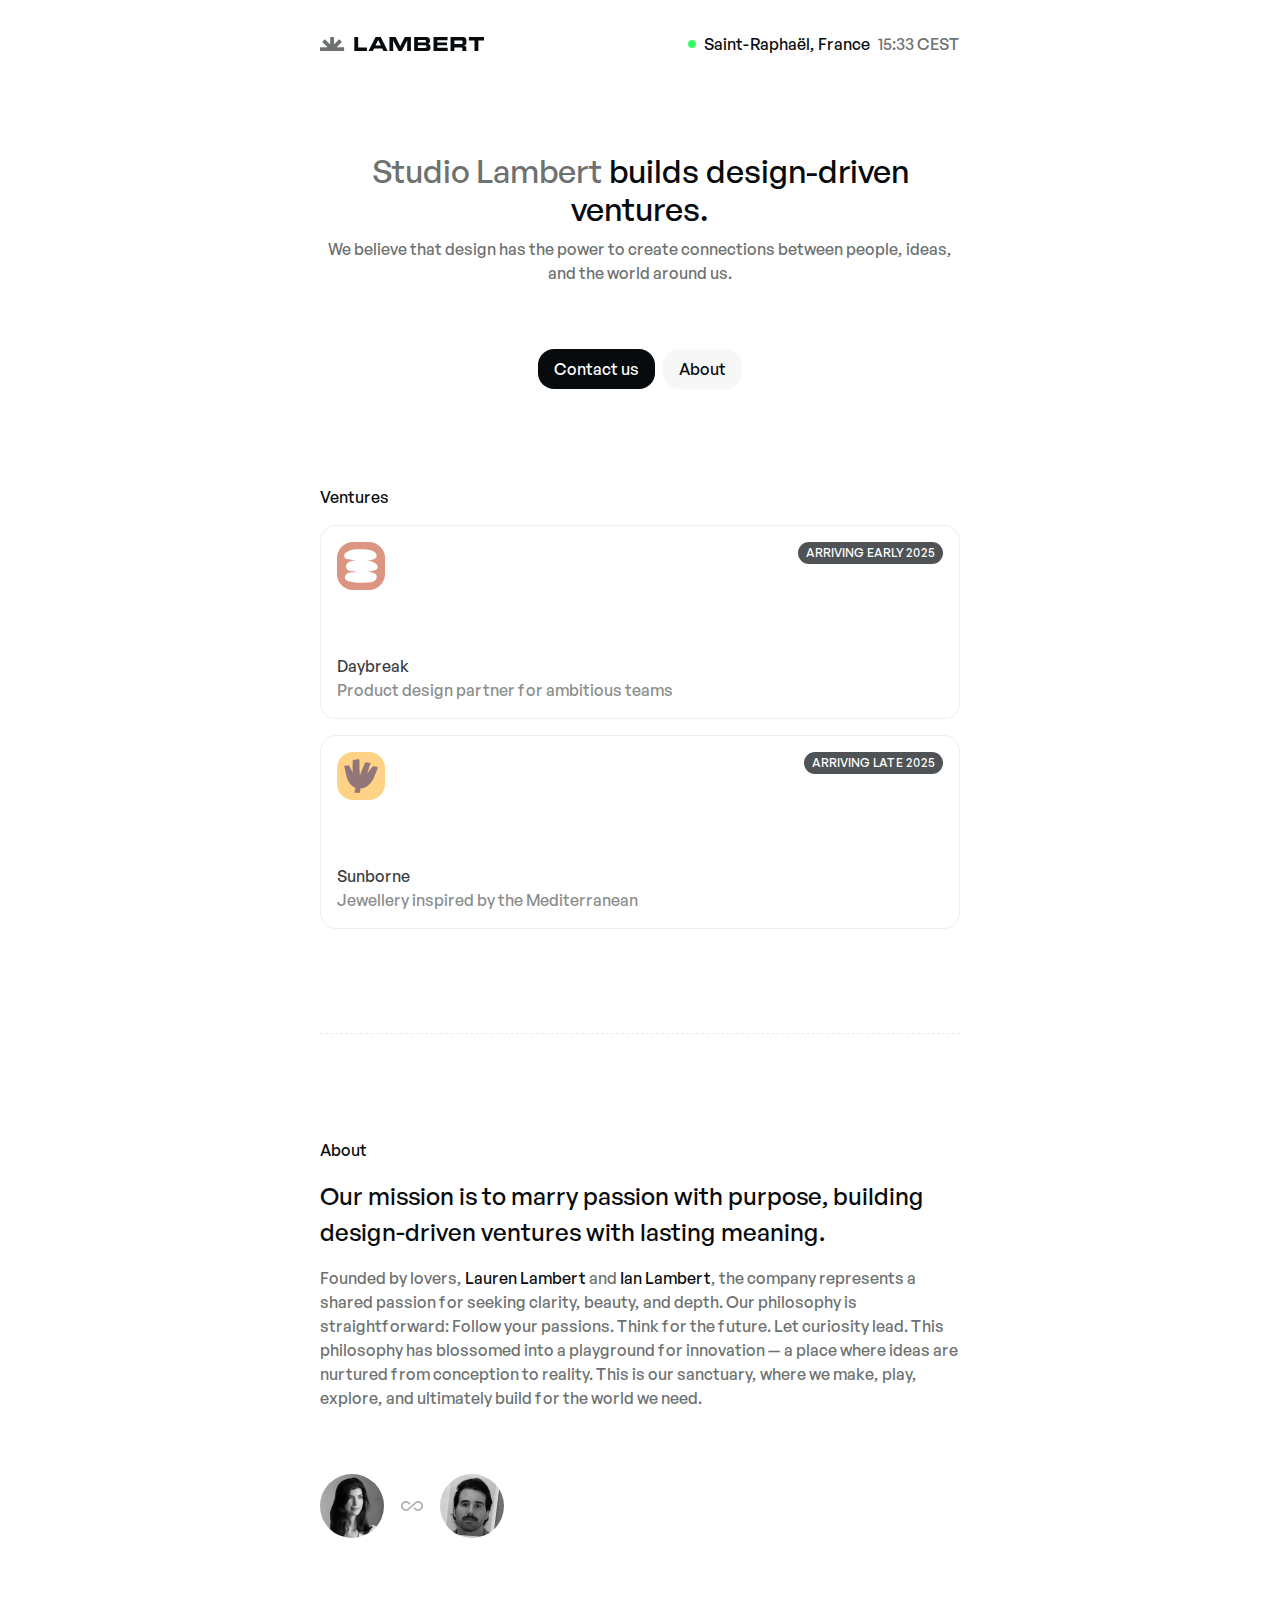
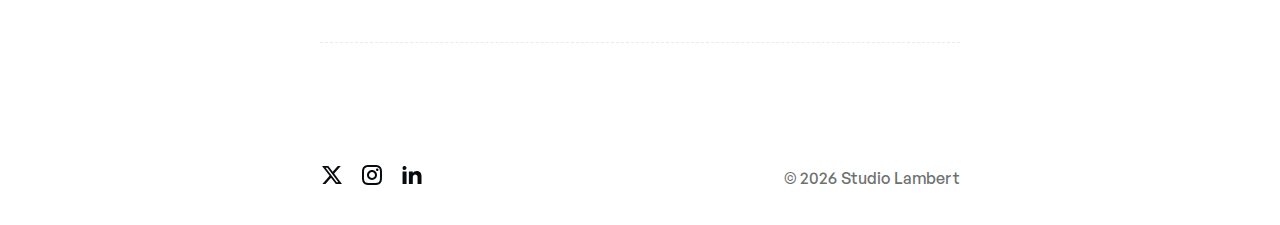
<file: index.html>
<!DOCTYPE html>
<html lang="en">

    <head>
        <meta charset="UTF-8" />
        <meta name="viewport" content="width=device-width, initial-scale=1.0" />
        <title>Studio Lambert – Design driven ventures. Founded by lovers.</title>
        <meta name="title" content="Studio Lambert – Design driven ventures. Founded by lovers." />
        <meta name="description" content="Our mission is to marry passion with purpose, building design-driven ventures with lasting meaning." />
        <meta property="og:type" content="website" />
        <meta property="og:url" content="https://studiolambert.co" />
        <meta property="og:title" content="Studio Lambert – Design driven ventures. Founded by lovers." />
        <meta property="og:description" content="Our mission is to marry passion with purpose, building design-driven ventures with lasting meaning." />
        <meta property="og:image" content="assets/meta-open-graph.png" />
        <meta property="twitter:card" content="summary_large_image" />
        <meta property="twitter:url" content="https://studiolambert.co" />
        <meta property="twitter:title" content="Studio Lambert – Design driven ventures. Founded by lovers." />
        <meta property="twitter:description" content="Our mission is to marry passion with purpose, building design-driven ventures with lasting meaning." />
        <meta property="twitter:image" content="assets/meta-open-graph.png" />
        <link rel="icon" type="image/x-icon" href="assets/favicon.ico">
        <link rel="stylesheet" href="styles.css" />
    </head>

    <body>
        <div class="container">
            <nav>
                <div class="nav-left">
                    <img class="nav-logo" src="assets/logo-studio-lambert.svg" alt="Studio Lambert Logo" />
                </div>
                <div class="nav-right">
                    <div class="nav-indicator online"></div>
                    <p class="text-black">Saint-Raphaël, France</p>
                    <p><span class="nav-hour">00</span><span class="blink">:</span><span class="nav-minute">00</span> <span class="nav-timezone">CET</span></p>
                </div>
            </nav>
            <main>
                <section id="hero">
                    <div class="hero-text">
                        <h1><span class="text-dark">Studio Lambert</span> builds design-driven ventures.</h1>
                        <p>We believe that design has the power to create connections between people, ideas, and the world around us.</p>
                    </div>
                    <div class="hero-ctas">
                        <a href="mailto:ian@studiolambert.co?subject=Hello%20Studio%20Lambert" class="button-primary">Contact us</a>
                        <a href="#about" class="button-secondary">About</a>
                    </div>
                </section>
                <section id="ventures">
                    <h2>Ventures</h2>
                    <!-- <a href="#" target="_blank" class="venture-card-link">
                        <div class="venture-card-active">
                            <div class="venture-header">
                                <img class="venture-logo" src="assets/logo-daybreak.svg" alt="Venture Logo" />
                                <img class="icon" src="assets/icon-chevron-right.svg" alt="Chevron Right Icon" />
                            </div>
                            <div class="venture-text">
                                <h3>Daybreak</h3>
                                <p>Product design partner for ambitious teams</p>
                            </div>
                        </div>
                    </a> -->
                    <div class="venture-card-soon">
                        <div class="venture-header">
                            <img class="venture-logo" src="assets/logo-daybreak.svg" alt="Venture Logo" />
                            <p class="venture-tag">Arriving early 2025</p>
                        </div>
                        <div class="venture-text">
                            <h3>Daybreak</h3>
                            <p>Product design partner for ambitious teams</p>
                        </div>
                    </div>
                    <div class="venture-card-soon">
                        <div class="venture-header">
                            <img class="venture-logo" src="assets/logo-sunterre.svg" alt="Venture Logo" />
                            <p class="venture-tag">Arriving late 2025</p>
                        </div>
                        <div class="venture-text">
                            <h3>Sunborne</h3>
                            <p>Jewellery inspired by the Mediterranean</p>
                        </div>
                    </div>
                </section>
                <hr />
                <section id="about">
                    <div class="about-text">
                        <h2>About</h2>
                        <p class="callout">Our mission is to marry passion with purpose, building design-driven ventures with lasting meaning. </p>
                        <p>Founded by lovers, <span class="text-black">Lauren Lambert</span> and <span class="text-black">Ian Lambert</span>, the company represents a shared passion for seeking clarity, beauty, and depth. Our philosophy is straightforward: Follow your passions. Think for the future. Let curiosity lead. This philosophy has blossomed into a playground for innovation — a place where ideas are nurtured from conception to reality. This is our sanctuary, where we make, play, explore, and ultimately build for the world we need.</p>
                    </div>
                    <div class="about-people"><img class="about-person" src="assets/avatar-lauren.png" alt="Lauren Lambert" /><img class="icon" src="assets/icon-infinity.svg" alt="Infinity Icon" /><img class="about-person" src="assets/avatar-ian.png" alt="Ian Lambert" /></div>
                </section>
                <hr />
            </main>
            <footer>
                <div class="footer-left">
                    <ul>
                        <li><a href="https://x.com/_studiolambert_"><img class="icon" src="assets/icon-x.svg" alt="X Icon" /></a></li>
                        <li><a href="https://instagram.com/_studiolambert_"><img class="icon" src="assets/icon-instagram.svg" alt="Instagram Icon" /></a></li>
                        <li><a href="https://linkedin.com/company/studiolambert"><img class="icon" src="assets/icon-linkedin.svg" alt="LinkedIn Icon" /></a></li>
                    </ul>
                </div>
                <div class="footer-right">
                    <p>© <span class="footer-year"></span> Studio Lambert</p>
                </div>
            </footer>
        </div>
        <script src="scripts.js"></script>
    </body>

</html>
</file>
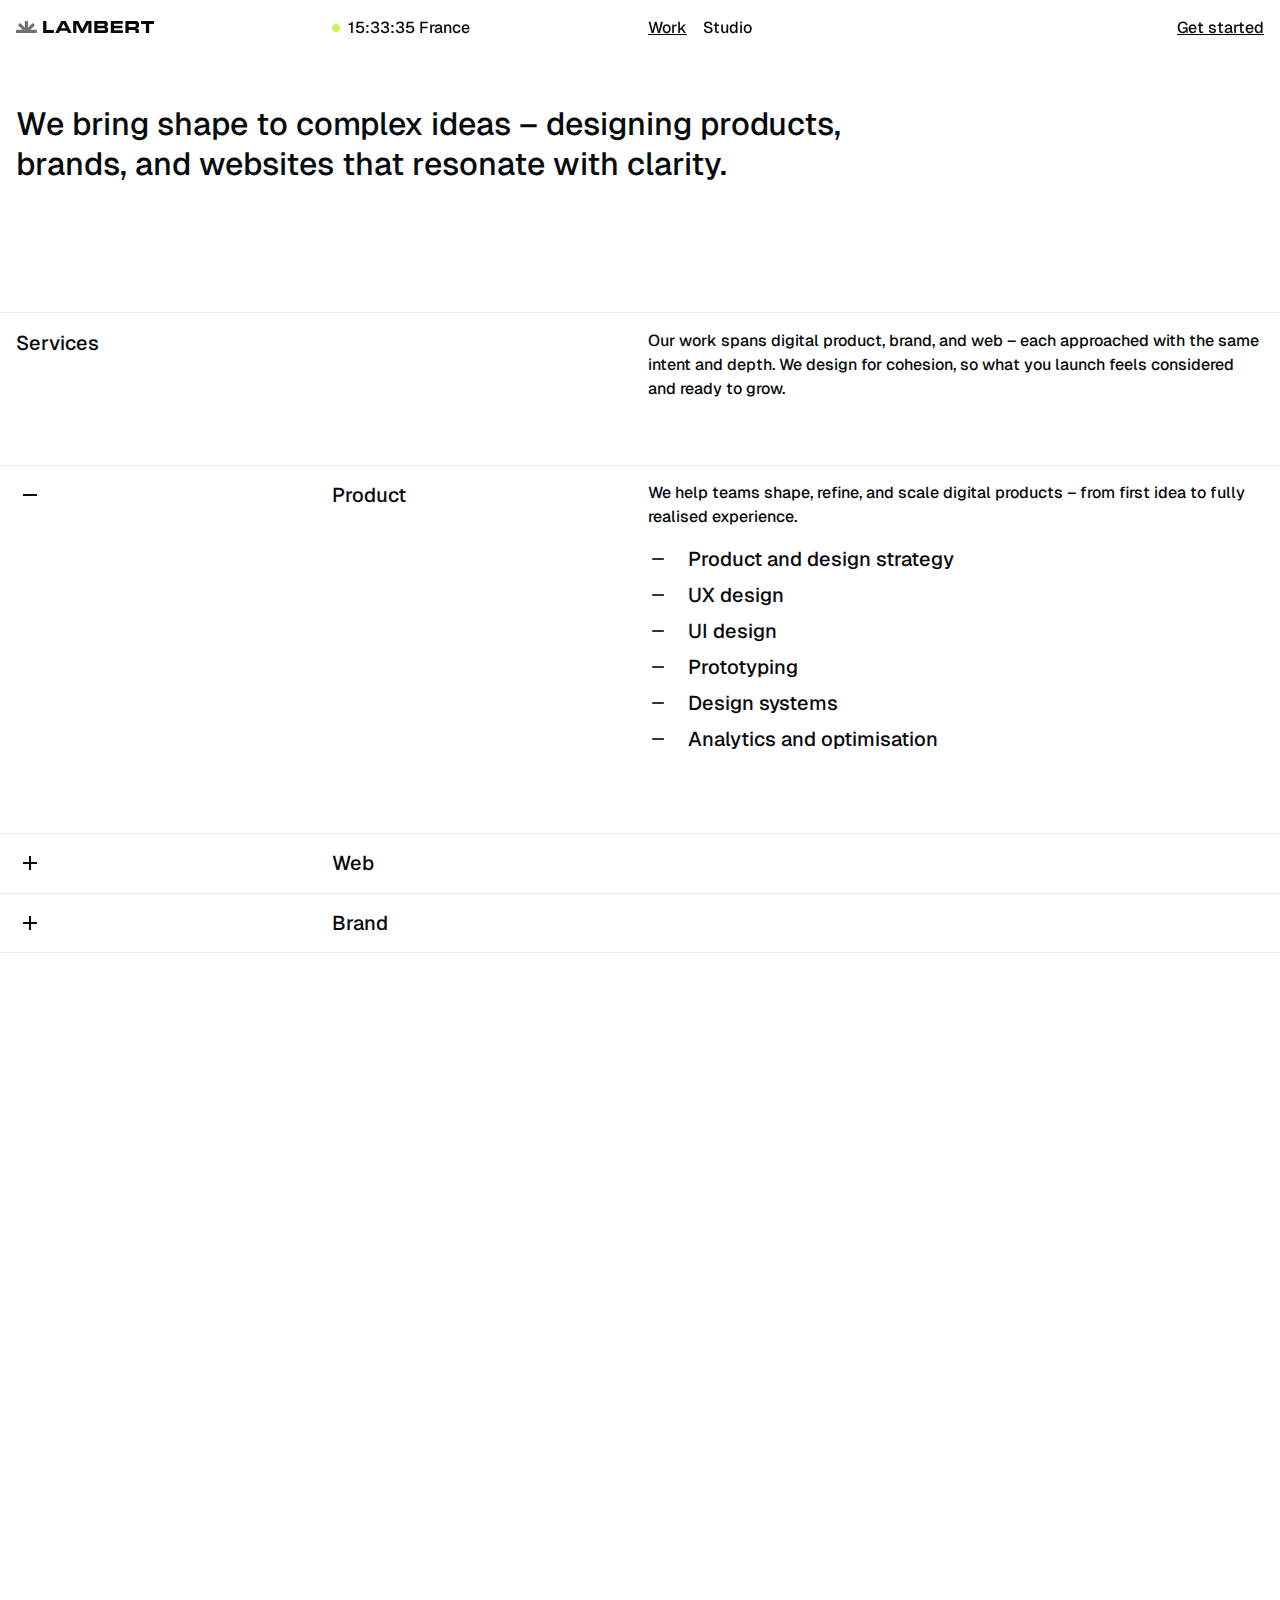
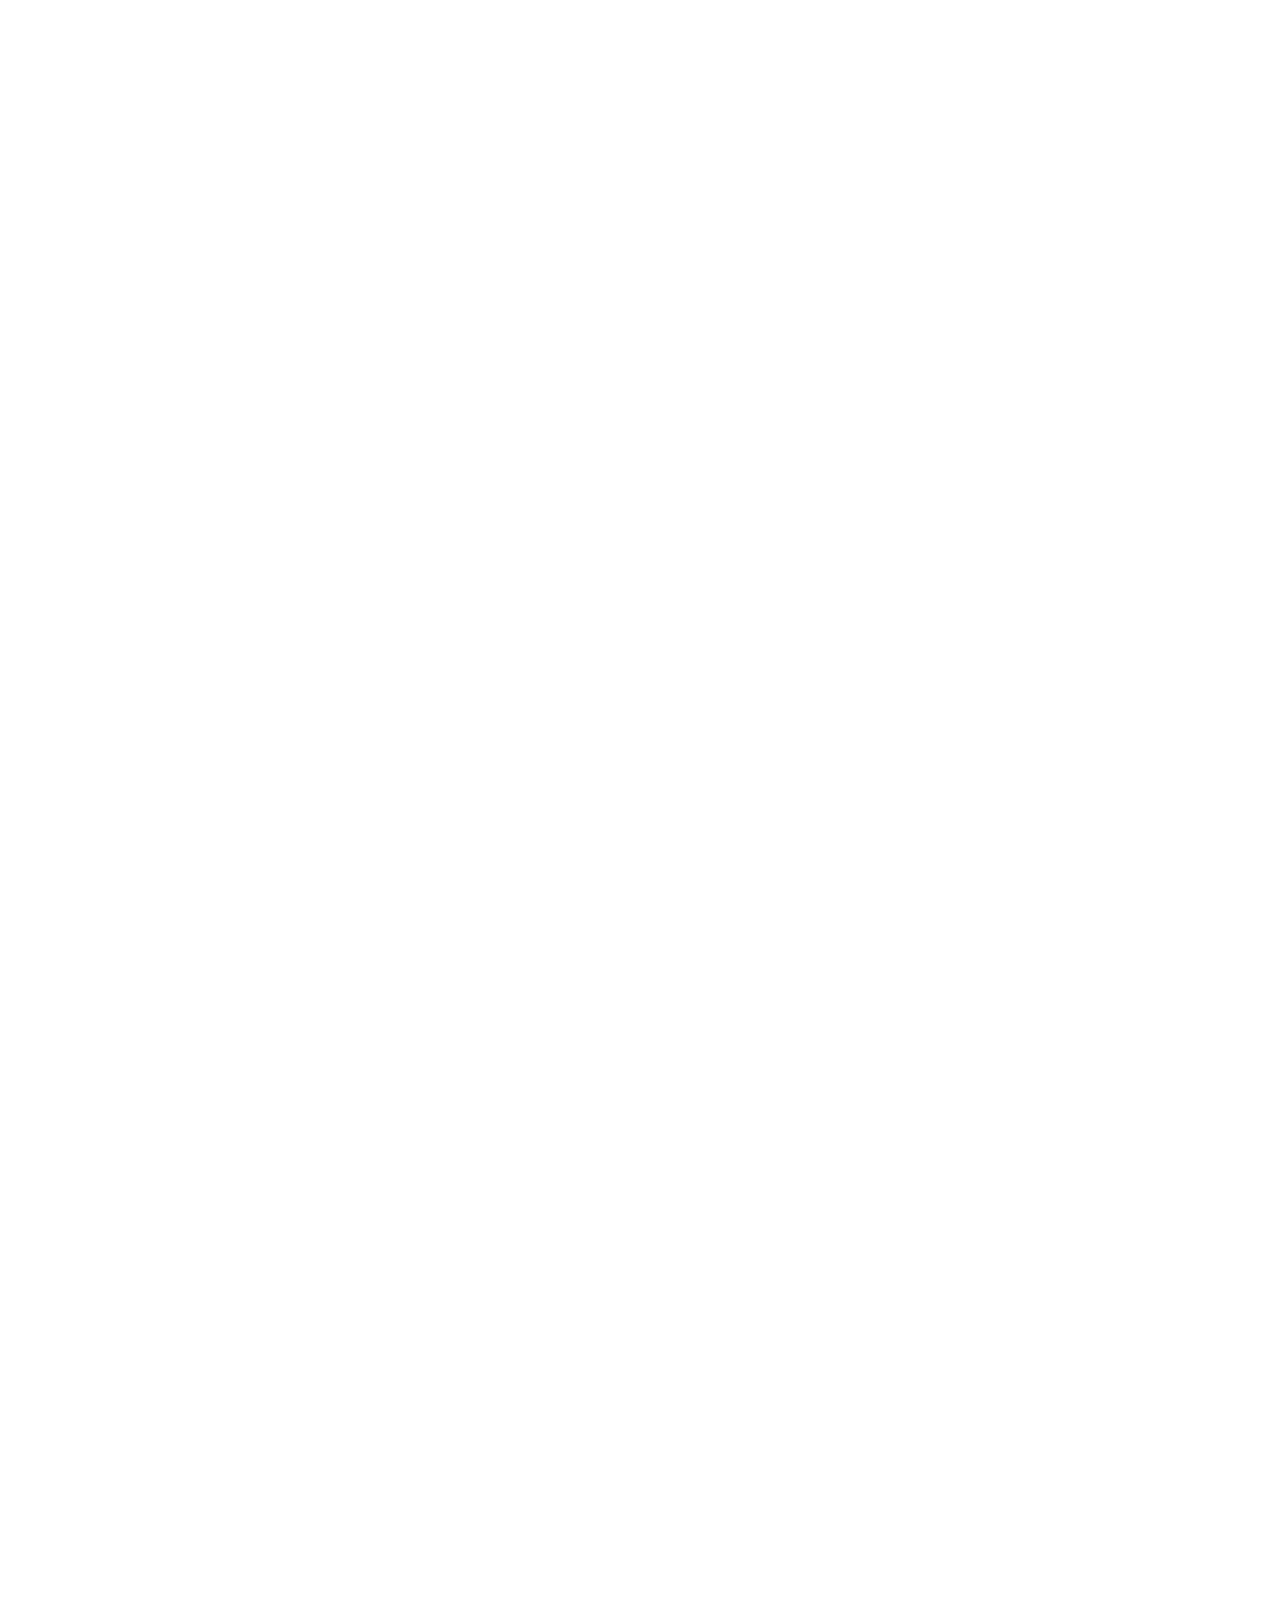
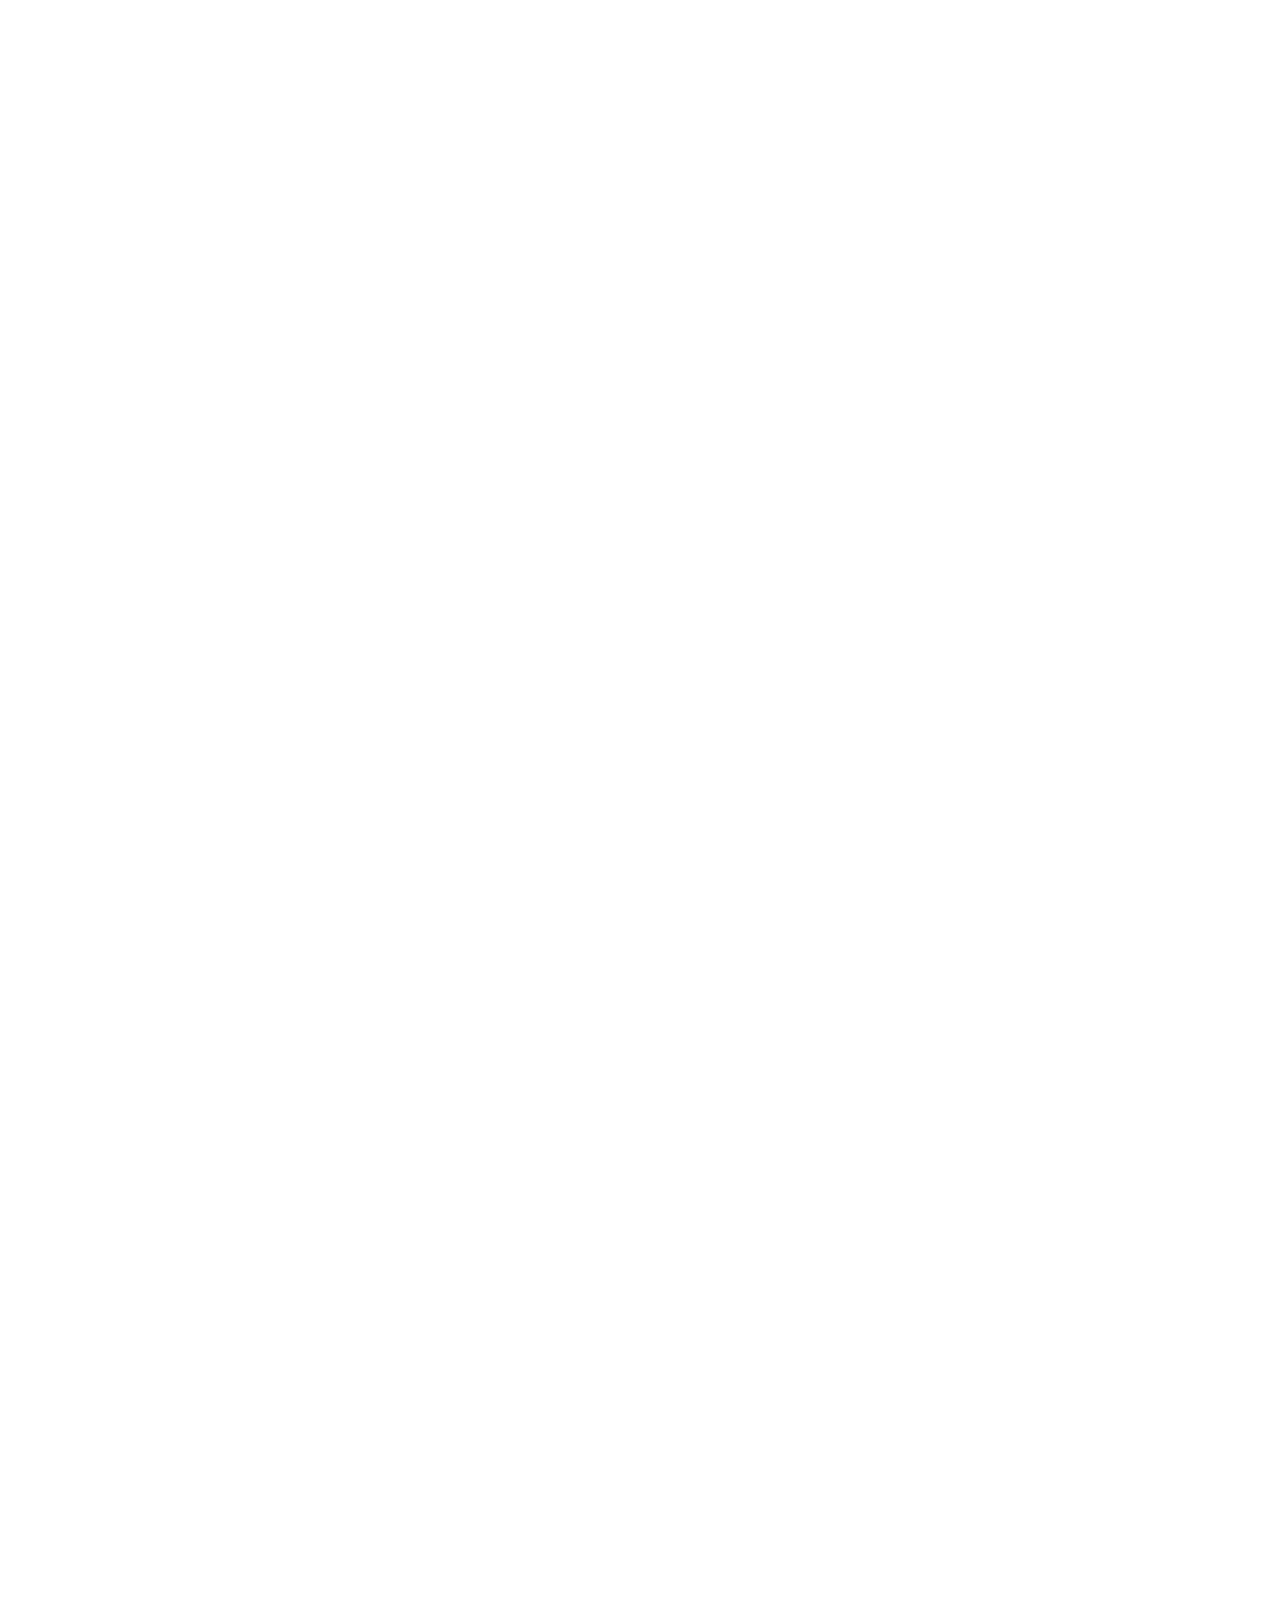
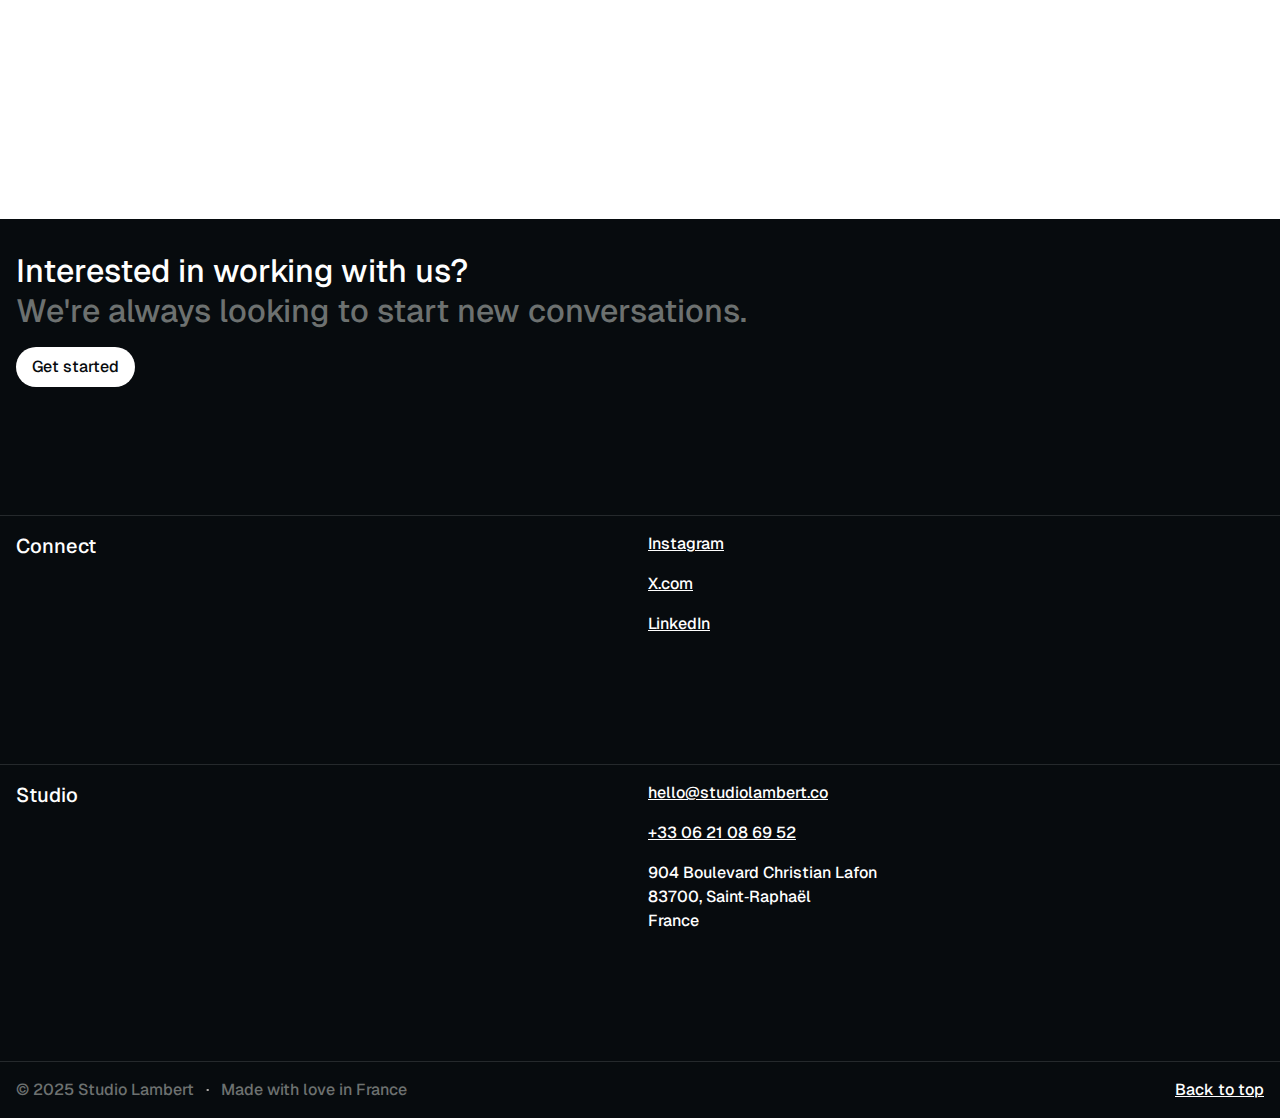
<file: studio/index.html>
<!DOCTYPE html>
<html lang="en">

<head>
  <meta charset="UTF-8" />
  <meta name="viewport" content="width=device-width, initial-scale=1.0" />
  <title>Studio Lambert – Studio</title>
  <link rel="preconnect" href="https://fonts.googleapis.com" />
  <link rel="preconnect" href="https://fonts.gstatic.com" crossorigin />
  <link href="https://fonts.googleapis.com/css2?family=Geist:wght@400;500;600;700&display=swap" rel="stylesheet" />
  <link rel="stylesheet" href="/assets/css/styles.css" />
  <script async src="https://tally.so/widgets/embed.js"></script>
  <link rel="icon" href="/assets/meta/favicon.ico" type="image/x-icon" />
  <link rel="apple-touch-icon" sizes="180x180" href="/assets/meta/apple-touch-icon.png" />
  <link rel="icon" type="image/png" sizes="32x32" href="/assets/meta/favicon-32x32.png" />
  <link rel="icon" type="image/png" sizes="16x16" href="/assets/meta/favicon-16x16.png" />
  <link rel="mask-icon" href="/assets/meta/safari-pinned-tab.svg" color="#070B0E" />
  <meta name="msapplication-TileImage" content="/assets/meta/mstile-150x150.png" />
  <meta name="theme-color" content="#FFFFFF" />
  <link rel="manifest" href="/assets/meta/site.webmanifest" />
  <meta property="og:type" content="website" />
  <meta property="og:url" content="https://www.studiolambert.co/" />
  <meta property="og:title" content="Studio Lambert – A product design studio." />
  <meta property="og:description"
    content="Shaping products, websites and brands – with clarity, with care, with you." />
  <meta property="og:image" content="https://www.studiolambert.co/assets/meta/opengraph.jpg" />
  <meta property="twitter:card" content="summary_large_image" />
  <meta property="twitter:url" content="https://www.studiolambert.co/" />
  <meta property="twitter:title" content="Studio Lambert – A product design studio." />
  <meta property="twitter:description"
    content="Shaping products, websites and brands – with clarity, with care, with you." />
  <meta property="twitter:image" content="https://www.studiolambert.co/assets/meta/opengraph.jpg" />
  <script async src="https://www.googletagmanager.com/gtag/js?id=G-2BSEW5EEMT"></script>
  <script defer src="https://cloud.umami.is/script.js" data-website-id="0945c9b8-f523-44ad-bd7b-bd8ce0efdd27"></script>
</head>

<body id="top">
  <header class="header">
    <div class="container">
      <div class="grid">
        <div class="col-span-1">
          <div class="header__logo">
            <a href="/">
              <img src="/assets/images/logo.svg" alt="Studio Lambert logo" class="header__logo-img" />
            </a>
          </div>
        </div>
        <div class="col-span-1 header__time">
          <span class="header__status"></span>
          <p id="time-current">
            <span id="hours">--</span>
            <span class="blink">:</span>
            <span id="minutes">--</span>
            <span class="blink">:</span>
            <span id="seconds">--</span>
            France
          </p>
        </div>
        <nav class="col-span-1 header__nav">
          <ul class="header__nav">
            <li>
              <a href="/work/">Work</a>
            </li>
            <li>Studio</li>
          </ul>
        </nav>
        <div class="col-span-1 header__contact">
          <a href="#" data-tally-open="mVdZpg" data-tally-emoji-text="👋" data-tally-emoji-animation="wave">Get
            started</a>
        </div>
        <div class="col-span-1 header__actions">
          <a href="#" data-tally-open="mVdZpg" data-tally-emoji-text="👋" data-tally-emoji-animation="wave">Get
            started</a>
          <span class="separator">·</span>
          <a href="#" class="menu__toggle">Menu</a>
        </div>
      </div>
    </div>
  </header>
  <div class="menu__overlay" id="menu-overlay">
    <header class="header">
      <div class="container">
        <div class="grid">
          <div class="col-span-1">
            <div class="header__logo">
              <a href="/">
                <img src="/assets/images/logo.svg" alt="Studio Lambert logo" class="header__logo-img" />
              </a>
            </div>
          </div>
          <div class="col-span-1 header__actions">
            <a href="#" data-tally-open="mVdZpg" data-tally-emoji-text="👋" data-tally-emoji-animation="wave">Get
              started</a>
            <span class="separator">·</span>
            <a href="#" class="menu__toggle">Menu</a>
          </div>
        </div>
      </div>
    </header>
    <main class="main">
      <div class="container">
        <section class="section">
          <div class="grid">
            <div class="col-span-3">
              <h1 class="text--light text--jumbo">
                <a href="/" class="text--light">Home</a>
              </h1>
              <h1 class="text--light text--jumbo">
                <a href="/work/" class="text--light">Work</a>
              </h1>
              <h1 class="text--light text--jumbo">Studio</h1>
              <h1 class="text--light text--jumbo">
                <a href="#" class="text--light" data-tally-open="mVdZpg" data-tally-emoji-text="👋"
                  data-tally-emoji-animation="wave">Get started</a>
              </h1>
            </div>
          </div>
        </section>
      </div>
    </main>
    <div class="footer">
      <div class="container">
        <section class="section">
          <hr class="section-separator section-separator--light" />
          <div class="grid mt-base">
            <div class="col-span-3">
              <h1>Interested in working with us?</h1>
              <h1>
                <span class="text--subtle">We're always looking to start new conversations.</span>
              </h1>
              <button class="button button--light" data-tally-open="mVdZpg" data-tally-emoji-text="👋"
                data-tally-emoji-animation="wave">Get started</button>
            </div>
          </div>
        </section>
        <section class="section">
          <hr class="section-separator section-separator--light" />
          <div class="grid mt-base">
            <div class="col-span-1">
              <h3>Connect</h3>
            </div>
            <div class="col-start-3 col-span-1">
              <p>
                <a href="https://instagram.com/_studiolambert_" target="_blank" class="text--light">Instagram</a>
              </p>
              <p>
                <a href="https://x.com/_studiolambert_" target="_blank" class="text--light">X.com</a>
              </p>
              <p>
                <a href="https://linkedin.com/company/studiolambert" target="_blank" class="text--light">LinkedIn</a>
              </p>
            </div>
          </div>
        </section>
        <section class="section">
          <hr class="section-separator section-separator--light" />
          <div class="grid mt-base">
            <div class="col-span-1">
              <h3>Studio</h3>
            </div>
            <div class="col-start-3 col-span-1">
              <p>
                <a href="mailto:hello@studiolambert.co" class="text--light">hello@studiolambert.co</a>
              </p>
              <p>
                <a href="tel:+33621086952" class="text--light">+33 06 21 08 69 52</a>
              </p>
              <p>
                904 Boulevard Christian Lafon
                <br />
                83700, Saint‑Raphaël
                <br />
                France
              </p>
            </div>
          </div>
        </section>
        <section class="section">
          <hr class="section-separator section-separator--light" />
          <div class="grid mt-base">
            <div class="col-span-3">
              <p class="text--subtle">
                ©
                <span class="copyright-year">2025</span>
                Studio Lambert
                <span class="separator">·</span>
                Made with love in France
              </p>
            </div>
          </div>
        </section>
      </div>
    </div>
  </div>
  <main class="main">
    <div class="container">
      <section class="section reveal">
        <div class="grid">
          <div class="col-span-3">
            <h1>We bring shape to complex ideas – designing products, brands, and websites that resonate with clarity.
            </h1>
          </div>
        </div>
      </section>
      <section class="section reveal">
        <hr class="section-separator" />
        <div class="grid mt-base">
          <div class="col-span-1">
            <h3>Services</h3>
          </div>
          <div class="col-start-3 col-span-1">
            <p>Our work spans digital product, brand, and web – each approached with the same intent and depth. We
              design for cohesion, so what you launch feels considered and ready to grow.</p>
          </div>
        </div>
        <div class="accordion__group mt-64">
          <div class="accordion">
            <div class="grid accordion__item open" data-accordion__item>
              <div class="col-span-1">
                <button class="accordion__toggle" aria-expanded="false">
                  <img src="/assets/icons/plus.svg" alt="Expand" />
                </button>
              </div>
              <div class="col-span-1 accordion-title">
                <h3>Product</h3>
              </div>
              <div class="col-span-1">
                <div class="accordion__content">
                  <p>We help teams shape, refine, and scale digital products – from first idea to fully realised
                    experience.</p>
                  <ul class="list">
                    <li class="list__item">Product and design strategy</li>
                    <li class="list__item">UX design</li>
                    <li class="list__item">UI design</li>
                    <li class="list__item">Prototyping</li>
                    <li class="list__item">Design systems</li>
                    <li class="list__item">Analytics and optimisation</li>
                  </ul>
                </div>
              </div>
            </div>
            <div class="grid accordion__item" data-accordion__item>
              <div class="col-span-1">
                <button class="accordion__toggle" aria-expanded="false">
                  <img src="/assets/icons/plus.svg" alt="Expand" />
                </button>
              </div>
              <div class="col-span-1 accordion-title">
                <h3>Web</h3>
              </div>
              <div class="col-span-1">
                <div class="accordion__content">
                  <p>Clear, purpose-led websites that connect product and brand – and drive action.</p>
                  <ul class="list">
                    <li class="list__item">Marketing websites</li>
                    <li class="list__item">Landing pages</li>
                    <li class="list__item">Conversion optimisation</li>
                    <li class="list__item">Web audits and refinement</li>
                  </ul>
                </div>
              </div>
            </div>
            <div class="grid accordion__item" data-accordion__item>
              <div class="col-span-1">
                <button class="accordion__toggle" aria-expanded="false">
                  <img src="/assets/icons/plus.svg" alt="Expand" />
                </button>
              </div>
              <div class="col-span-1 accordion-title">
                <h3>Brand</h3>
              </div>
              <div class="col-span-1">
                <div class="accordion__content">
                  <p>Flexible, enduring identities that evolve with the product and support your story.</p>
                  <ul class="list">
                    <li class="list__item">Naming</li>
                    <li class="list__item">Brand identities</li>
                    <li class="list__item">Identity systems</li>
                    <li class="list__item">Brand assets</li>
                  </ul>
                </div>
              </div>
            </div>
          </div>
        </div>
      </section>
      <section class="section reveal">
        <div class="grid logo__grid"></div>
      </section>
      <section class="section reveal">
        <hr class="section-separator" />
        <div class="grid mt-base">
          <div class="col-span-1">
            <h3>Engagement models</h3>
          </div>
        </div>
        <div class="grid mt-base">
          <div class="col-span-3">
            <h2>Two ways to work together – straightforward and built to fit different needs.</h2>
            <button class="button" data-tally-open="mVdZpg" data-tally-emoji-text="👋"
              data-tally-emoji-animation="wave">Get started</button>
          </div>
        </div>
        <div class="accordion__group mt-64">
          <div class="accordion">
            <div class="grid accordion__item" data-accordion__item>
              <div class="col-span-1">
                <button class="accordion__toggle" aria-expanded="false">
                  <img src="/assets/icons/plus.svg" alt="Expand" />
                </button>
              </div>
              <div class="col-span-1 accordion-title">
                <h3>
                  Immersive
                  <span class="separator">·</span>
                  <span class="text--subtle">Monthly</span>
                </h3>
              </div>
              <div class="col-start-3 col-span-2">
                <div class="accordion__content">
                  <h3 class="mb-base">For teams seeking an embedded design partner.</h3>
                  <p>We work in a steady weekly cadence, with direct access and shared context built in from day one.
                    The scope stays flexible across product, web, and brand – so we can focus where it matters most.</p>
                  <p>We stay closely connected, but work happens with intention. Most collaboration flows asynchronously
                    – leaving space to think, design, and build well.</p>
                  <p>It’s ideal for ongoing product evolution, multi-surface design and building internal design
                    maturity.</p>
                </div>
              </div>
            </div>
            <div class="grid accordion__item" data-accordion__item>
              <div class="col-span-1">
                <button class="accordion__toggle" aria-expanded="false">
                  <img src="/assets/icons/plus.svg" alt="Expand" />
                </button>
              </div>
              <div class="col-span-1 accordion-title">
                <h3>
                  Sprint
                  <span class="separator">·</span>
                  <span class="text--subtle">Two-weeks</span>
                </h3>
              </div>
              <div class="col-start-3 col-span-2">
                <div class="accordion__content">
                  <h3 class="mb-base">For focused, high-impact work with one clear goal.</h3>
                  <p>Each sprint is a short, intentional engagement designed to move one thing forward – whether it’s
                    refining a product feature, designing an MVP or launching a new web page.</p>
                  <p>The timeline is tight but considered, with space for thoughtful collaboration and room to craft
                    with care.</p>
                  <p>It’s ideal for pivotal moments – when something needs to shift, and you want to do it with care.
                  </p>
                </div>
              </div>
            </div>
          </div>
        </div>
      </section>
      <section class="section reveal">
        <hr class="section-separator" />
        <div class="grid mt-base">
          <div class="col-span-1">
            <h3>Testimonials</h3>
          </div>
        </div>
        <div class="grid mt-base">
          <div class="col-span-3">
            <h2 class="text--soon">Coming soon</h2>
          </div>
        </div>
      </section>
      <section class="section reveal">
        <div class="image__row square">
          <div class="image__item">
            <img src="/assets/images/studio-01.jpg" alt="Office" />
          </div>
          <div class="image__item">
            <img src="/assets/images/studio-02.jpg" alt="Team" />
          </div>
        </div>
      </section>
      <section class="section reveal">
        <hr class="section-separator" />
        <div class="grid mt-base">
          <div class="col-span-1">
            <h3>Approach</h3>
          </div>
        </div>
        <div class="grid mt-base">
          <div class="col-span-3">
            <h2>We believe design is a connective force – between people, ideas, and the world around us.</h2>
          </div>
        </div>
        <div class="grid mt-64">
          <div class="col-start-3 col-span-1">
            <p>Taste guides what we do. Not just what to build, but why it matters. Not just in how it looks, but in how
              it earns trust.</p>
            <p>It shapes what we pursue, what we leave out, and how we make things feel just right.</p>
            <p>At Studio Lambert, design is thoughtful – not decorative. It listens before it speaks. It’s quiet, but
              clear.</p>
            <p>This is a space to make, play, and explore – led by curiosity, shaped with care, and built to last.</p>
            <p>This is how we move: with clarity, with care, with you.</p>
          </div>
        </div>
        <div class="accordion__group mt-64">
          <div class="accordion">
            <div class="grid accordion__item" data-accordion__item>
              <div class="col-span-1">
                <button class="accordion__toggle" aria-expanded="false">
                  <img src="/assets/icons/plus.svg" alt="Expand" />
                </button>
              </div>
              <div class="col-span-1 accordion-title">
                <h3>Values</h3>
              </div>
              <div class="col-start-3 col-span-2">
                <div class="accordion__content">
                  <p>Our values shape how we work and where we focus our energy.</p>
                  <h3>We do things with love. Always.</h3>
                  <p class="text--subtle">Passion is our driver, love is our fuel.</p>
                  <h3>We think long term.</h3>
                  <p class="text--subtle">What we design should hold up, and hold meaning.</p>
                  <h3>We let curiosity lead.</h3>
                  <p class="text--subtle">Questions move us forward. We stay open.</p>
                  <h3>We make, play, explore.</h3>
                  <p class="text--subtle">We learn by doing. We grow by trying.</p>
                </div>
              </div>
            </div>
            <div class="grid accordion__item" data-accordion__item>
              <div class="col-span-1">
                <button class="accordion__toggle" aria-expanded="false">
                  <img src="/assets/icons/plus.svg" alt="Expand" />
                </button>
              </div>
              <div class="col-span-1 accordion-title">
                <h3>Process</h3>
              </div>
              <div class="col-start-3 col-span-2">
                <div class="accordion__content">
                  <p>Everything starts with questions. What are we building? Why now? What does success look like? From
                    there, we move – from understanding to structure, from ideas to execution.</p>
                  <h3>Understand</h3>
                  <p class="text--subtle">We start by defining the problem – asking the right questions, mapping
                    context, and aligning on what matters.</p>
                  <h3>Discover</h3>
                  <p class="text--subtle">We explore references, test directions, and uncover what’s working (and what’s
                    not). This is about finding direction, not decoration.</p>
                  <h3>Ideate</h3>
                  <p class="text--subtle">We generate, refine, and shape. The best ideas rise through sharp iteration,
                    not overthinking.</p>
                  <h3>Execute</h3>
                  <p class="text--subtle">We narrow in, raise the bar, and deliver work that holds up. Polish is
                    important, but so is purpose. We ship work you can build on.</p>
                </div>
              </div>
            </div>
            <div class="grid accordion__item" data-accordion__item>
              <div class="col-span-1">
                <button class="accordion__toggle" aria-expanded="false">
                  <img src="/assets/icons/plus.svg" alt="Expand" />
                </button>
              </div>
              <div class="col-span-1 accordion-title">
                <h3>What to expect</h3>
              </div>
              <div class="col-start-3 col-span-2">
                <div class="accordion__content">
                  <p>Working with us is steady, thoughtful, and clear. We move at a pace that respects the work – and
                    the people doing it.</p>
                  <p>We keep things simple: a clear rhythm, direct access, and shared context that makes collaboration
                    feel natural. No layers. No handoffs. Just transparent, open communication.</p>
                  <p>We care about the why, not just the what. We’ll help you challenge assumptions, rethink when
                    needed, and move with purpose.</p>
                  <p>Good work takes taste and restraint. We bring clarity to every decision. It’s about knowing where
                    to focus – building something that lasts, and doing it with care.</p>
                </div>
              </div>
            </div>
          </div>
        </div>
      </section>
      <section class="section reveal">
        <hr class="section-separator" />
        <div class="grid mt-base">
          <div class="col-span-1">
            <h3>Who we are</h3>
          </div>
          <div class="col-start-3 col-span-1">
            <p>Studio Lambert was founded by Ian Lambert, a product designer with over 12 years of experience shaping
              thoughtful digital products.</p>
            <p>Before starting the studio, Ian led design at startups and scaleups across the US and Europe – helping
              early ideas grow into trusted businesses.</p>
            <p>Today, we’re a deliberately small, senior team based in the south of France. We work closely with teams
              around the world, scaling with care and bringing in trusted collaborators when needed. Each partnership is
              tailored to you. To what you’re building. To where you’re going.</p>
          </div>
        </div>
        <div class="grid media__group mt-64">
          <div class="col-start-3 col-span-1 media__item">
            <img src="/assets/images/studio-03.jpg" alt="Ian Lambert" class="media-image" />
            <p class="media__title">Ian Lambert</p>
            <p class="media__description">Founder</p>
          </div>
        </div>
      </section>
    </div>
  </main>
  <footer class="footer">
    <div class="container">
      <section class="section">
        <div class="grid mt-base">
          <div class="col-span-3">
            <h1>Interested in working with us?</h1>
            <h1>
              <span class="text--subtle">We're always looking to start new conversations.</span>
            </h1>
            <button class="button button--light" data-tally-open="mVdZpg" data-tally-emoji-text="👋"
              data-tally-emoji-animation="wave">Get started</button>
          </div>
        </div>
      </section>
      <section class="section">
        <hr class="section-separator section-separator--light" />
        <div class="grid mt-base">
          <div class="col-span-1">
            <h3>Connect</h3>
          </div>
          <div class="col-start-3 col-span-1">
            <p>
              <a href="https://instagram.com/_studiolambert_" target="_blank" class="text--light">Instagram</a>
            </p>
            <p>
              <a href="https://x.com/_studiolambert_" target="_blank" class="text--light">X.com</a>
            </p>
            <p>
              <a href="https://linkedin.com/company/studiolambert" target="_blank" class="text--light">LinkedIn</a>
            </p>
          </div>
        </div>
      </section>
      <section class="section">
        <hr class="section-separator section-separator--light" />
        <div class="grid mt-base">
          <div class="col-span-1">
            <h3>Studio</h3>
          </div>
          <div class="col-start-3 col-span-1">
            <p>
              <a href="mailto:hello@studiolambert.co" class="text--light">hello@studiolambert.co</a>
            </p>
            <p>
              <a href="tel:+33621086952" class="text--light">+33 06 21 08 69 52</a>
            </p>
            <p>
              904 Boulevard Christian Lafon
              <br />
              83700, Saint‑Raphaël
              <br />
              France
            </p>
          </div>
        </div>
      </section>
      <section class="section">
        <hr class="section-separator section-separator--light" />
        <div class="grid mt-base">
          <div class="col-span-3">
            <p class="text--subtle">
              ©
              <span class="copyright-year">2025</span>
              Studio Lambert
              <span class="separator">·</span>
              Made with love in France
            </p>
          </div>
          <div class="col-span-1 footer__back-to-top">
            <p>
              <a href="#top" class="footer__back-to-top light">Back to top</a>
            </p>
          </div>
        </div>
      </section>
    </div>
  </footer>
  <script src="/assets/js/scripts.js"></script>
</body>

</html>
</file>
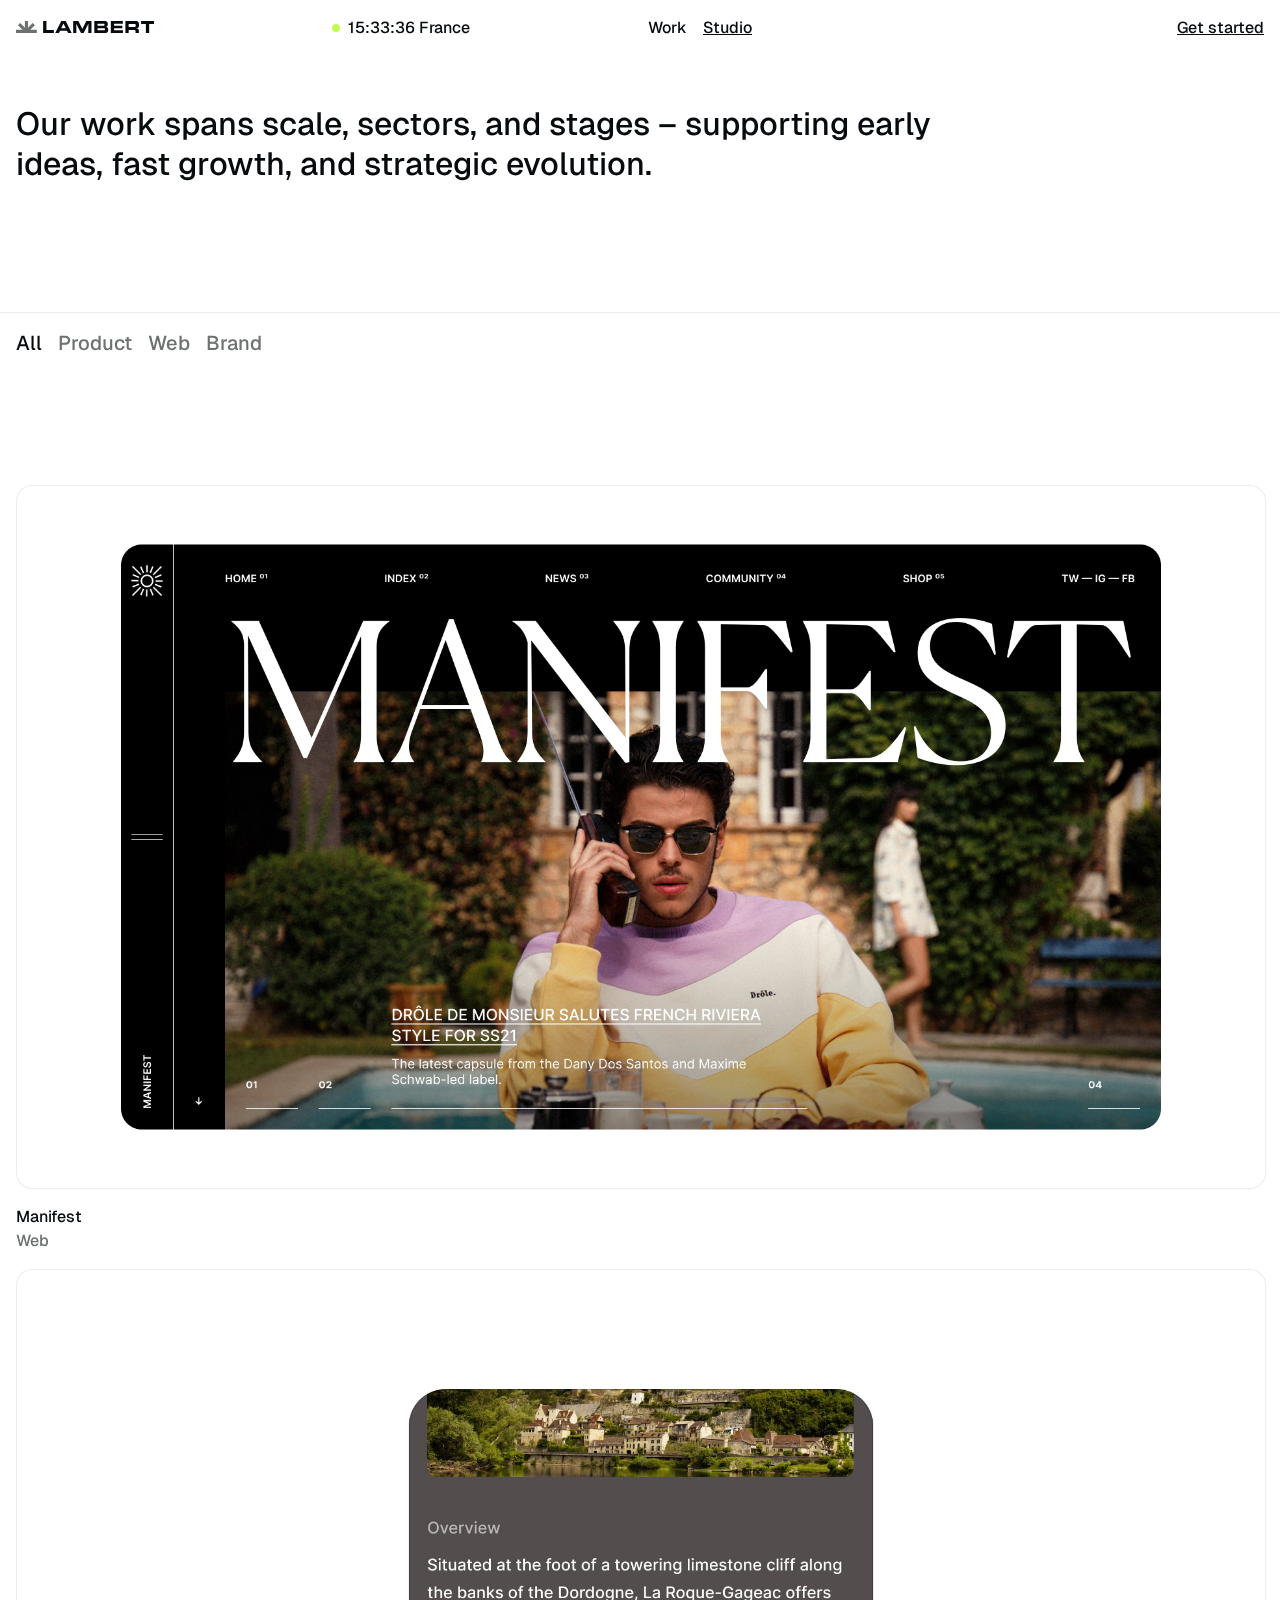
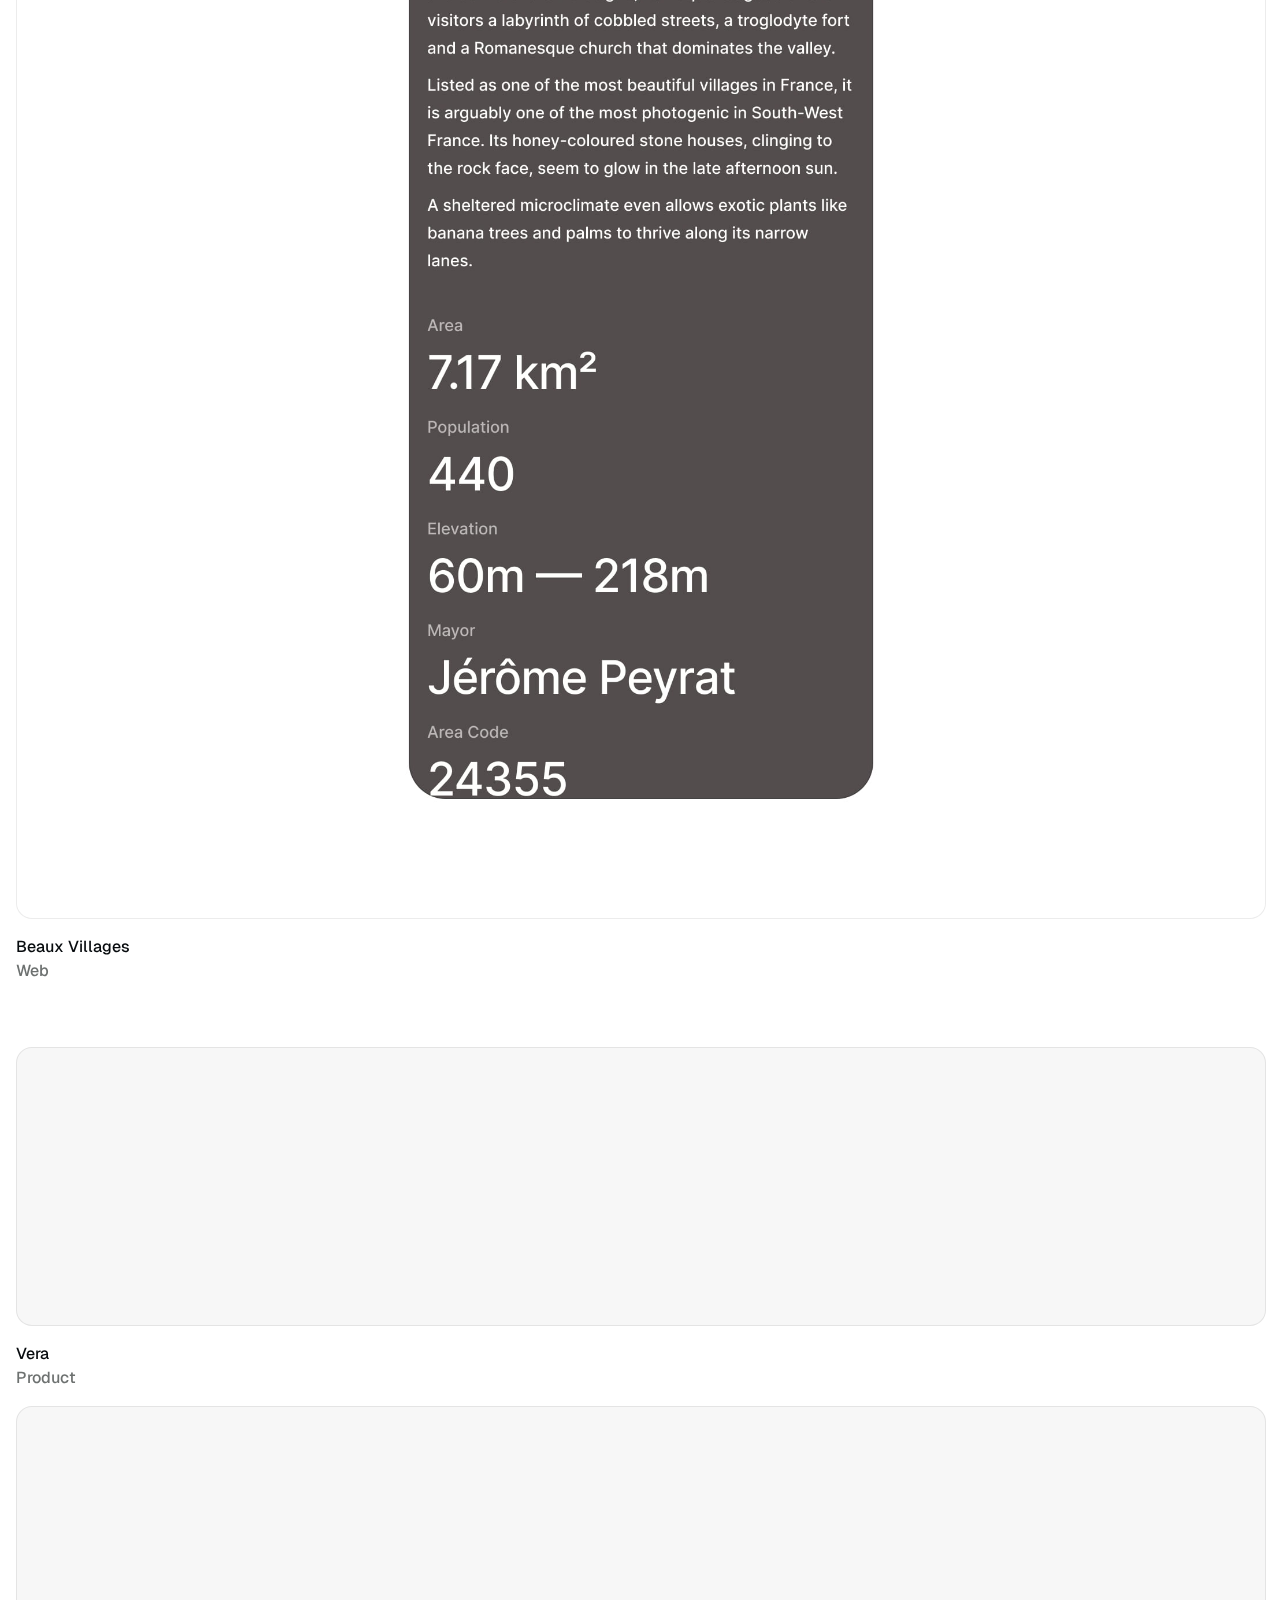
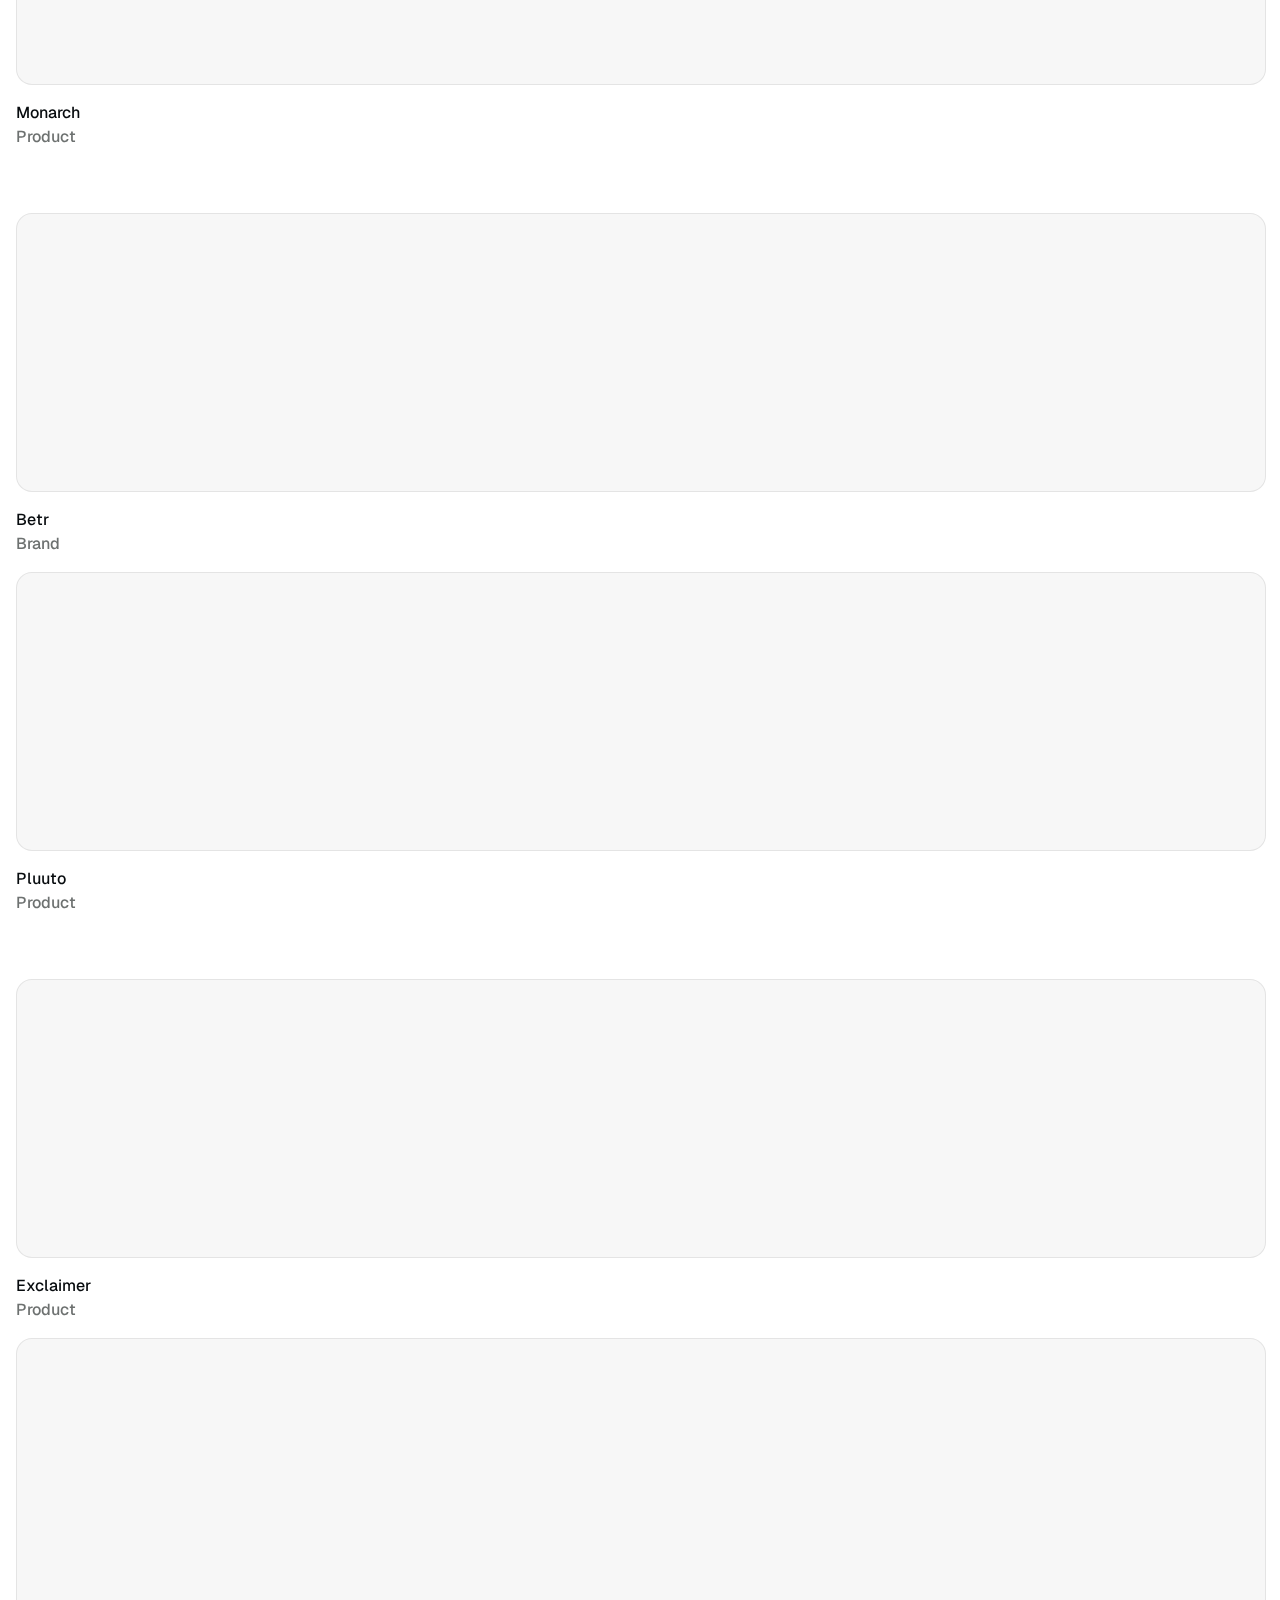
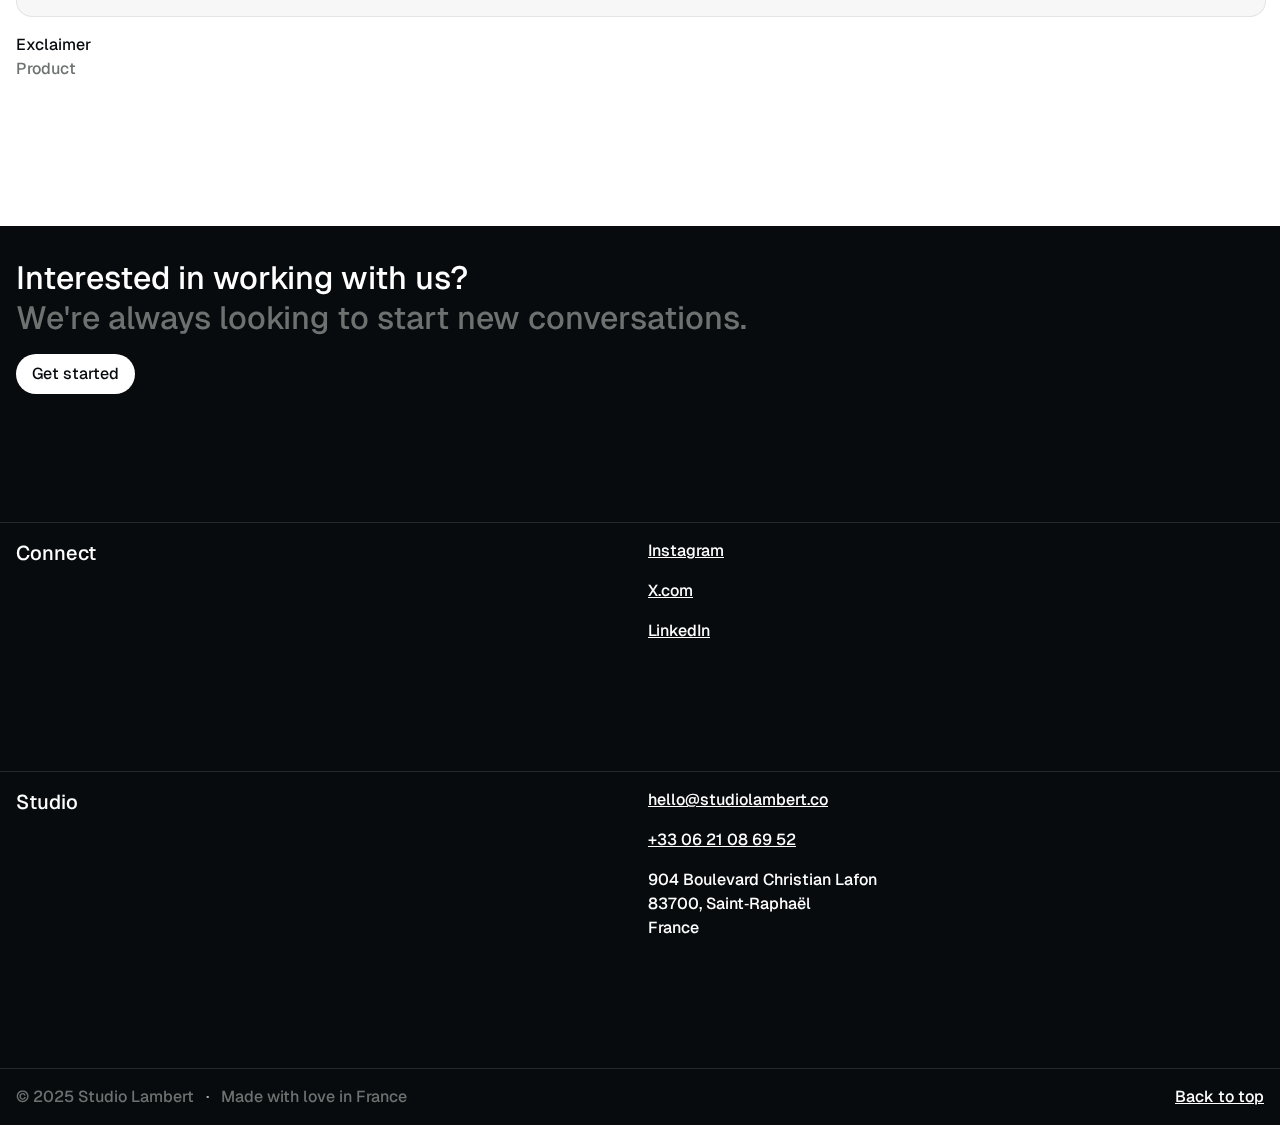
<file: work/index.html>
<!DOCTYPE html>
<html lang="en">
  <head>
    <meta charset="UTF-8" />
    <meta name="viewport" content="width=device-width, initial-scale=1.0" />
    <title>Studio Lambert – Work</title>
    <link rel="preconnect" href="https://fonts.googleapis.com" />
    <link rel="preconnect" href="https://fonts.gstatic.com" crossorigin />
    <link href="https://fonts.googleapis.com/css2?family=Geist:wght@400;500;600;700&display=swap" rel="stylesheet" />
    <link rel="stylesheet" href="/assets/css/styles.css" />
    <script async src="https://tally.so/widgets/embed.js"></script>
    <link rel="icon" href="/assets/meta/favicon.ico" type="image/x-icon" />
    <link rel="apple-touch-icon" sizes="180x180" href="/assets/meta/apple-touch-icon.png" />
    <link rel="icon" type="image/png" sizes="32x32" href="/assets/meta/favicon-32x32.png" />
    <link rel="icon" type="image/png" sizes="16x16" href="/assets/meta/favicon-16x16.png" />
    <link rel="mask-icon" href="/assets/meta/safari-pinned-tab.svg" color="#070B0E" />
    <meta name="msapplication-TileImage" content="/assets/meta/mstile-150x150.png" />
    <meta name="theme-color" content="#FFFFFF" />
    <link rel="manifest" href="/assets/meta/site.webmanifest" />
    <meta property="og:type" content="website" />
    <meta property="og:url" content="https://www.studiolambert.co/" />
    <meta property="og:title" content="Studio Lambert – A product design studio." />
    <meta property="og:description" content="Shaping products, websites and brands – with clarity, with care, with you." />
    <meta property="og:image" content="https://www.studiolambert.co/assets/meta/opengraph.jpg" />
    <meta property="twitter:card" content="summary_large_image" />
    <meta property="twitter:url" content="https://www.studiolambert.co/" />
    <meta property="twitter:title" content="Studio Lambert – A product design studio." />
    <meta property="twitter:description" content="Shaping products, websites and brands – with clarity, with care, with you." />
    <meta property="twitter:image" content="https://www.studiolambert.co/assets/meta/opengraph.jpg" />
    <script async src="https://www.googletagmanager.com/gtag/js?id=G-2BSEW5EEMT"></script>
    <script defer src="https://cloud.umami.is/script.js" data-website-id="0945c9b8-f523-44ad-bd7b-bd8ce0efdd27"></script>
  </head>
  <body id="top">
    <header class="header">
      <div class="container">
        <div class="grid">
          <div class="col-span-1">
            <div class="header__logo">
              <a href="/">
                <img src="/assets/images/logo.svg" alt="Studio Lambert logo" class="header__logo-img" />
              </a>
            </div>
          </div>
          <div class="col-span-1 header__time">
            <span class="header__status"></span>
            <p id="time-current">
              <span id="hours">--</span>
              <span class="blink">:</span>
              <span id="minutes">--</span>
              <span class="blink">:</span>
              <span id="seconds">--</span>
              France
            </p>
          </div>
          <nav class="col-span-1 header__nav">
            <ul class="header__nav">
              <li>Work</li>
              <li><a href="/studio/">Studio</a></li>
            </ul>
          </nav>
          <div class="col-span-1 header__contact">
            <a href="#" data-tally-open="mVdZpg" data-tally-emoji-text="👋" data-tally-emoji-animation="wave">Get started</a>
          </div>
          <div class="col-span-1 header__actions">
            <a href="#" data-tally-open="mVdZpg" data-tally-emoji-text="👋" data-tally-emoji-animation="wave">Get started</a>
            <span class="separator">·</span>
            <a href="#" class="menu__toggle">Menu</a>
          </div>
        </div>
      </div>
    </header>
    <div class="menu__overlay" id="menu-overlay">
      <header class="header">
        <div class="container">
          <div class="grid">
            <div class="col-span-1">
              <div class="header__logo">
                <a href="/">
                  <img src="/assets/images/logo.svg" alt="Studio Lambert logo" class="header__logo-img" />
                </a>
              </div>
            </div>
            <div class="col-span-1 header__actions">
              <a href="#" data-tally-open="mVdZpg" data-tally-emoji-text="👋" data-tally-emoji-animation="wave">Get started</a>
              <span class="separator">·</span>
              <a href="#" class="menu__toggle">Menu</a>
            </div>
          </div>
        </div>
      </header>
      <main class="main">
        <div class="container">
          <section class="section">
            <div class="grid">
              <div class="col-span-3">
                <h1 class="text--light text--jumbo"><a href="/" class="text--light">Home</a></h1>
                <h1 class="text--light text--jumbo">Work</h1>
                <h1 class="text--light text--jumbo"><a href="/studio/" class="text--light">Studio</a></h1>
                <h1 class="text--light text--jumbo"><a href="#" class="text--light" data-tally-open="mVdZpg" data-tally-emoji-text="👋" data-tally-emoji-animation="wave">Get started</a></h1>
              </div>
            </div>
          </section>
        </div>
      </main>
      <div class="footer">
        <div class="container">
          <section class="section">
            <hr class="section-separator section-separator--light" />
            <div class="grid mt-base">
              <div class="col-span-3">
                <h1>Interested in working with us?</h1>
                <h1><span class="text--subtle">We're always looking to start new conversations.</span></h1>
                <button class="button button--light" data-tally-open="mVdZpg" data-tally-emoji-text="👋" data-tally-emoji-animation="wave">Get started</button>
              </div>
            </div>
          </section>
          <section class="section">
            <hr class="section-separator section-separator--light" />
            <div class="grid mt-base">
              <div class="col-span-1">
                <h3>Connect</h3>
              </div>
              <div class="col-start-3 col-span-1">
                <p><a href="https://instagram.com/_studiolambert_" target="_blank" class="text--light">Instagram</a></p>
                <p><a href="https://x.com/_studiolambert_" target="_blank" class="text--light">X.com</a></p>
                <p><a href="https://linkedin.com/company/studiolambert" target="_blank" class="text--light">LinkedIn</a></p>
              </div>
            </div>
          </section>
          <section class="section">
            <hr class="section-separator section-separator--light" />
            <div class="grid mt-base">
              <div class="col-span-1">
                <h3>Studio</h3>
              </div>
              <div class="col-start-3 col-span-1">
                <p><a href="mailto:hello@studiolambert.co" class="text--light">hello@studiolambert.co</a></p>
                <p><a href="tel:+33621086952" class="text--light">+33 06 21 08 69 52</a></p>
                <p>
                  904 Boulevard Christian Lafon
                  <br />
                  83700, Saint‑Raphaël
                  <br />
                  France
                </p>
              </div>
            </div>
          </section>
          <section class="section">
            <hr class="section-separator section-separator--light" />
            <div class="grid mt-base">
              <div class="col-span-3">
                <p class="text--subtle">
                  ©
                  <span class="copyright-year">2025</span>
                  Studio Lambert
                  <span class="separator">·</span>
                  Made with love in France
                </p>
              </div>
            </div>
          </section>
        </div>
      </div>
    </div>
    <main class="main">
      <div class="container">
        <section class="section reveal">
          <div class="grid">
            <div class="col-span-3">
              <h1>Our work spans scale, sectors, and stages – supporting early ideas, fast growth, and strategic evolution.</h1>
            </div>
          </div>
        </section>
        <section class="section reveal">
          <hr class="section-separator" />
          <div class="grid mt-base">
            <div class="col-span-4 filter__group">
              <h3 class="filter__button active" data-category="all">All</h3>
              <h3 class="filter__button text--subtle" data-category="product">Product</h3>
              <h3 class="filter__button text--subtle" data-category="web">Web</h3>
              <h3 class="filter__button text--subtle" data-category="brand">Brand</h3>
            </div>
          </div>
        </section>
        <section class="section reveal">
          <div class="grid">
            <div class="col-span-4 work-feed"></div>
          </div>
        </section>
      </div>
    </main>
    <footer class="footer">
      <div class="container">
        <section class="section">
          <div class="grid mt-base">
            <div class="col-span-3">
              <h1>Interested in working with us?</h1>
              <h1><span class="text--subtle">We're always looking to start new conversations.</span></h1>
              <button class="button button--light" data-tally-open="mVdZpg" data-tally-emoji-text="👋" data-tally-emoji-animation="wave">Get started</button>
            </div>
          </div>
        </section>
        <section class="section">
          <hr class="section-separator section-separator--light" />
          <div class="grid mt-base">
            <div class="col-span-1">
              <h3>Connect</h3>
            </div>
            <div class="col-start-3 col-span-1">
              <p><a href="https://instagram.com/_studiolambert_" target="_blank" class="text--light">Instagram</a></p>
              <p><a href="https://x.com/_studiolambert_" target="_blank" class="text--light">X.com</a></p>
              <p><a href="https://linkedin.com/company/studiolambert" target="_blank" class="text--light">LinkedIn</a></p>
            </div>
          </div>
        </section>
        <section class="section">
          <hr class="section-separator section-separator--light" />
          <div class="grid mt-base">
            <div class="col-span-1">
              <h3>Studio</h3>
            </div>
            <div class="col-start-3 col-span-1">
              <p><a href="mailto:hello@studiolambert.co" class="text--light">hello@studiolambert.co</a></p>
              <p><a href="tel:+33621086952" class="text--light">+33 06 21 08 69 52</a></p>
              <p>
                904 Boulevard Christian Lafon
                <br />
                83700, Saint‑Raphaël
                <br />
                France
              </p>
            </div>
          </div>
        </section>
        <section class="section">
          <hr class="section-separator section-separator--light" />
          <div class="grid mt-base">
            <div class="col-span-3">
              <p class="text--subtle">
                ©
                <span class="copyright-year">2025</span>
                Studio Lambert
                <span class="separator">·</span>
                Made with love in France
              </p>
            </div>
            <div class="col-span-1 footer__back-to-top">
              <p><a href="#top" class="footer__back-to-top light">Back to top</a></p>
            </div>
          </div>
        </section>
      </div>
    </footer>
    <script src="/assets/js/scripts.js"></script>
  </body>
</html>
</file>
<file: styles.css>
/* fonts */
@font-face {
	font-display: swap;
	font-family: 'GeneralSans-Extralight';
	font-style: normal;
	font-weight: 200;
	src: url('../fonts/GeneralSans-Extralight.woff2') format('woff2'),
		url('../fonts/GeneralSans-Extralight.woff') format('woff'),
		url('../fonts/GeneralSans-Extralight.ttf') format('truetype');
}

@font-face {
	font-display: swap;
	font-family: 'GeneralSans-ExtralightItalic';
	font-style: italic;
	font-weight: 200;
	src: url('../fonts/GeneralSans-ExtralightItalic.woff2') format('woff2'),
		url('../fonts/GeneralSans-ExtralightItalic.woff') format('woff'),
		url('../fonts/GeneralSans-ExtralightItalic.ttf') format('truetype');
}

@font-face {
	font-display: swap;
	font-family: 'GeneralSans-Light';
	font-style: normal;
	font-weight: 300;
	src: url('../fonts/GeneralSans-Light.woff2') format('woff2'),
		url('../fonts/GeneralSans-Light.woff') format('woff'),
		url('../fonts/GeneralSans-Light.ttf') format('truetype');
}

@font-face {
	font-display: swap;
	font-family: 'GeneralSans-LightItalic';
	font-style: italic;
	font-weight: 300;
	src: url('../fonts/GeneralSans-LightItalic.woff2') format('woff2'),
		url('../fonts/GeneralSans-LightItalic.woff') format('woff'),
		url('../fonts/GeneralSans-LightItalic.ttf') format('truetype');
}

@font-face {
	font-display: swap;
	font-family: 'GeneralSans-Regular';
	font-style: normal;
	font-weight: 400;
	src: url('../fonts/GeneralSans-Regular.woff2') format('woff2'),
		url('../fonts/GeneralSans-Regular.woff') format('woff'),
		url('../fonts/GeneralSans-Regular.ttf') format('truetype');
}

@font-face {
	font-display: swap;
	font-family: 'GeneralSans-Italic';
	font-style: italic;
	font-weight: 400;
	src: url('../fonts/GeneralSans-Italic.woff2') format('woff2'),
		url('../fonts/GeneralSans-Italic.woff') format('woff'),
		url('../fonts/GeneralSans-Italic.ttf') format('truetype');
}

@font-face {
	font-display: swap;
	font-family: 'GeneralSans-Medium';
	font-style: normal;
	font-weight: 500;
	src: url('../fonts/GeneralSans-Medium.woff2') format('woff2'),
		url('../fonts/GeneralSans-Medium.woff') format('woff'),
		url('../fonts/GeneralSans-Medium.ttf') format('truetype');
}

@font-face {
	font-display: swap;
	font-family: 'GeneralSans-MediumItalic';
	font-style: italic;
	font-weight: 500;
	src: url('../fonts/GeneralSans-MediumItalic.woff2') format('woff2'),
		url('../fonts/GeneralSans-MediumItalic.woff') format('woff'),
		url('../fonts/GeneralSans-MediumItalic.ttf') format('truetype');
}

@font-face {
	font-display: swap;
	font-family: 'GeneralSans-Semibold';
	font-style: normal;
	font-weight: 600;
	src: url('../fonts/GeneralSans-Semibold.woff2') format('woff2'),
		url('../fonts/GeneralSans-Semibold.woff') format('woff'),
		url('../fonts/GeneralSans-Semibold.ttf') format('truetype');
}

@font-face {
	font-display: swap;
	font-family: 'GeneralSans-SemiboldItalic';
	font-style: italic;
	font-weight: 600;
	src: url('../fonts/GeneralSans-SemiboldItalic.woff2') format('woff2'),
		url('../fonts/GeneralSans-SemiboldItalic.woff') format('woff'),
		url('../fonts/GeneralSans-SemiboldItalic.ttf') format('truetype');
}

@font-face {
	font-display: swap;
	font-family: 'GeneralSans-Bold';
	font-style: normal;
	font-weight: 700;
	src: url('../fonts/GeneralSans-Bold.woff2') format('woff2'),
		url('../fonts/GeneralSans-Bold.woff') format('woff'),
		url('../fonts/GeneralSans-Bold.ttf') format('truetype');
}

@font-face {
	font-display: swap;
	font-family: 'GeneralSans-BoldItalic';
	font-style: italic;
	font-weight: 700;
	src: url('../fonts/GeneralSans-BoldItalic.woff2') format('woff2'),
		url('../fonts/GeneralSans-BoldItalic.woff') format('woff'),
		url('../fonts/GeneralSans-BoldItalic.ttf') format('truetype');
}

/* css reset */
html,
body,
div,
span,
applet,
object,
iframe,
h1,
h2,
h3,
h4,
h5,
h6,
p,
blockquote,
pre,
a,
abbr,
acronym,
address,
big,
cite,
code,
del,
dfn,
em,
img,
ins,
kbd,
q,
s,
samp,
small,
strike,
strong,
sub,
sup,
tt,
var,
b,
u,
i,
center,
dl,
dt,
dd,
ol,
ul,
li,
fieldset,
form,
label,
legend,
table,
caption,
tbody,
tfoot,
thead,
tr,
th,
td,
article,
aside,
canvas,
details,
embed,
figure,
figcaption,
footer,
header,
hgroup,
menu,
nav,
output,
ruby,
section,
summary,
time,
mark,
audio,
video {
	border: 0;
	font: inherit;
	font-size: 100%;
	margin: 0;
	padding: 0;
	vertical-align: baseline;
}

article,
aside,
details,
figcaption,
figure,
footer,
header,
hgroup,
menu,
nav,
section {
	display: block;
}

body {
	line-height: 1;
}

ol,
ul {
	list-style: none;
}

blockquote,
q {
	quotes: none;
}

blockquote:before,
blockquote:after,
q:before,
q:after {
	content: "";
	content: none;
}

table {
	border-collapse: collapse;
	border-spacing: 0;
}

/* colors */
:root {
	--color-black: #070B0E;
	--color-white: #FFFFFF;
	--color-green-dark: #002D14;
	--color-green-medium: #00773A;
	--color-green-light: #3CA965;
	--color-green-luminous: #34FF63;
	--color-grey-graphite: #25292C;
	--color-grey-dark: #6D7170;
	--color-grey-medium: #B4B4B4;
	--color-grey-light: #EBEBEB;
	--color-grey-off-white: #F7F7F7;
	--spacing-none: 0;
	--spacing-xs: 8px;
	--spacing-sm: 16px;
	--spacing-md: 32px;
	--spacing-lg: 64px;
	--spacing-xl: 96px;
}

/* structure */
body {
	background: var(--color-white);
	color: var(--color-grey-dark);
	display: flex;
	font-family: 'GeneralSans-Medium', -apple-system, BlinkMacSystemFont, 'Segoe UI', sans-serif;
	font-size: 16px;
	justify-content: center;
	line-height: 1.5;
	padding: var(--spacing-md) var(--spacing-sm);
}

.container {
	display: flex;
	flex-direction: column;
	gap: var(--spacing-xl);
	width: 640px;
}

main {
	display: flex;
	flex-direction: column;
	gap: var(--spacing-xl);
}

hr {
	border: 0;
	border-top: 1px dashed var(--color-grey-light);
	width: 100%;
}

.blink {
	animation: blink-animation 1s steps(1) infinite;
}

@keyframes blink-animation {
	50% {
		opacity: 0;
	}
}

/* typography */
h1 {
	color: var(--color-black);
	font-size: 32px;
	line-height: 1.2;
}

h2,
h3 {
	color: var(--color-black);
	font-size: 16px;
	line-height: 1.5;
}

.callout {
	color: var(--color-black);
	font-size: 24px;
	line-height: 1.5;
}

.text-black {
	color: var(--color-black);
}

.text-dark {
	color: var(--color-grey-dark);
}

/* buttons */
.button-primary,
.button-secondary {
	border: none;
	border-radius: 16px;
	font-size: 16px;
	line-height: 1.5;
	padding: var(--spacing-xs) var(--spacing-sm);
	text-decoration: none;
	transition: background-color 0.3s ease;
}

.button-primary {
	color: var(--color-white);
	background-color: var(--color-black);
}

.button-primary:hover {
	background-color: var(--color-grey-graphite);
}

.button-secondary {
	color: var(--color-black);
	background-color: var(--color-grey-off-white);
}

.button-secondary:hover {
	background-color: var(--color-grey-light);
}

/* icons */
.icon {
	height: auto;
	width: 24px;
	transition: opacity 0.3s ease;
}

.icon:hover {
	opacity: 0.6;
}

/* nav */
nav {
	align-items: center;
	display: flex;
	gap: var(--spacing-sm);
	justify-content: space-between;
	width: 100%;
}

.nav-left,
.nav-right {
	align-items: center;
	display: flex;
}

.nav-left {
	gap: var(--spacing-xs);
	justify-content: flex-start;
}

.nav-right {
	gap: var(--spacing-xs);
	justify-content: flex-end;
}

.nav-logo {
	height: 14px;
	width: auto;
}

.nav-indicator {
	border-radius: 50%;
	height: var(--spacing-xs);
	width: var(--spacing-xs);
}

.nav-indicator.online {
	background-color: var(--color-green-luminous);
}

.nav-indicator.after-hours {
	background-color: var(--color-grey-medium);
}

.nav-hour,
.nav-minute,
.nav-blink,
.nav-timezone {
	color: var(--color-grey-dark);
}

/* hero */
#hero {
	display: flex;
	flex-direction: column;
	gap: var(--spacing-lg);
	text-align: center;
}

.hero-text {
	text-align: center;
	align-items: center;
	display: flex;
	flex-direction: column;
	gap: var(--spacing-xs);
}

.hero-ctas {
	align-items: center;
	display: flex;
	flex-direction: row;
	gap: var(--spacing-xs);
	justify-content: center;
}

/* ventures */
#ventures {
	display: flex;
	flex-direction: column;
	gap: var(--spacing-sm);
}

.venture-card-active,
.venture-card-soon {
	border-radius: var(--spacing-sm);
	display: flex;
	flex-direction: column;
	gap: var(--spacing-lg);
	padding: var(--spacing-sm);
	transition: background-color 0.3s ease, transform 0.2s ease;
}

.venture-card-active {
	background-color: var(--color-grey-off-white);
}

.venture-card-active:hover {
	background-color: var(--color-grey-light);
	transform: scale(1.02);
}

.venture-card-soon {
	background-color: var(--color-white);
	opacity: 0.8;
	border: 1px solid var(--color-grey-light);
}

.venture-card-link {
	color: inherit;
	text-decoration: none;
}

.venture-header {
	align-items: flex-start;
	display: flex;
	gap: var(--spacing-xs);
	justify-content: space-between;
}

.venture-logo {
	border-radius: var(--spacing-sm);
	height: auto;
	width: 48px;
}

.venture-tag {
	align-items: center;
	background-color: var(--color-grey-graphite);
	border-radius: var(--spacing-sm);
	color: var(--color-white);
	display: inline-flex;
	font-size: 12px;
	justify-content: center;
	line-height: 1.2;
	padding: 4px 8px;
	text-transform: uppercase;
}

/* about */
#about {
	display: flex;
	flex-direction: column;
	gap: var(--spacing-lg);
}

.about-text {
	display: flex;
	flex-direction: column;
	gap: var(--spacing-sm);
}

.about-people {
	align-items: center;
	display: flex;
	flex-direction: row;
	gap: var(--spacing-sm);
}

.about-person {
	border-radius: 50%;
	height: auto;
	transition: transform 0.2s ease;
	width: var(--spacing-lg);
}

.about-person:hover {
	transform: scale(1.08);
}

/* footer */
footer {
	align-items: center;
	display: flex;
	justify-content: space-between;
	padding-top: var(--spacing-sm);
	width: 100%;
}

.footer-left,
.footer-right {
	align-items: center;
	display: flex;
}

.footer-left {
	gap: var(--spacing-sm);
	justify-content: center;
}

.footer-right {
	gap: var(--spacing-xs);
	justify-content: flex-end;
}

footer ul {
	display: flex;
	gap: var(--spacing-sm);
	list-style: none;
	margin: var(--spacing-none);
	padding: var(--spacing-none);
}

footer ul li {
	display: inline-block;
}

/* responsive */
@media (max-width:480px) {
	body {
		padding: var(--spacing-sm);
	}

	nav {
		flex-direction: column;
		gap: var(--spacing-sm);
		justify-content: center;
	}

	footer {
		flex-direction: column;
		gap: var(--spacing-sm);
		justify-content: center;
	}
}
</file>
<file: assets/css/styles.css>
/* ------------------------------------ */
/* ROOT */
/* ------------------------------------ */
:root {
  --blink-duration: 1s;
  --blink-iterations: infinite;
  --blink-steps: steps(1);
  --color-debug: rgba(255, 0, 0, 0.1);
  --color-green: #17342c;
  --color-lime: #c1fb50;
  --color-white: #ffffff;
  --duration-fast: 0.2s;
  --duration-medium: 0.3s;
  --duration-slow: 1s;
  --duration-slowest: 5s;
  --easing-default: ease-in-out;
  --size-base: 1rem;
  --size-100percent: 100%;
  --size-50percent: 50%;
  --size-100vh: 100vh;
  --size-100vw: 100vw;
  --color-grey-100: #070b0e;
  --color-grey-100-08: rgba(7, 11, 14, 0.08);
  --color-grey-80: #25292c;
  --color-grey-60: #6d7170;
  --color-grey-40: #b4b4b4;
  --color-grey-20: #ebebeb;
  --color-grey-10: #f7f7f7;
  --size-0: 0;
  --size-1: 1px;
  --size-8: 0.5rem;
  --size-12: 0.75rem;
  --size-20: 1.25rem;
  --size-24: 1.5rem;
  --size-28: 1.75rem;
  --size-32: 2rem;
  --size-40: 2.5rem;
  --size-48: 3rem;
  --size-56: 3.5rem;
  --size-64: 4rem;
  --size-72: 4.5rem;
  --size-96: 6rem;
  --size-104: 6.5rem;
  --size-128: 8rem;
  --z-layer-1: 10;
  --z-layer-2: 20;
}

/* ------------------------------------ */
/* RESET */
/* ------------------------------------ */
html,
body,
div,
span,
applet,
object,
iframe,
h1,
h2,
h3,
h4,
h5,
h6,
p,
blockquote,
pre,
a,
abbr,
acronym,
address,
big,
cite,
code,
del,
dfn,
em,
img,
ins,
kbd,
q,
s,
samp,
small,
strike,
strong,
sub,
sup,
tt,
var,
b,
u,
i,
center,
dl,
dt,
dd,
ol,
ul,
li,
fieldset,
form,
label,
legend,
table,
caption,
tbody,
tfoot,
thead,
tr,
th,
td,
article,
aside,
canvas,
details,
embed,
figure,
figcaption,
footer,
header,
hgroup,
menu,
nav,
output,
ruby,
section,
summary,
time,
mark,
audio,
video {
  border: var(--size-0);
  font: inherit;
  font-size: var(--size-100percent);
  margin: var(--size-0);
  padding: var(--size-0);
  vertical-align: baseline;
}

article,
aside,
details,
figcaption,
figure,
footer,
header,
hgroup,
menu,
nav,
section {
  display: block;
}

body {
  line-height: var(--size-1);
}

ol,
ul {
  list-style: none;
}

blockquote,
q {
  quotes: none;
}

blockquote:before,
blockquote:after,
q:before,
q:after {
  content: "";
  content: none;
}

table {
  border-collapse: collapse;
  border-spacing: var(--size-0);
}

/* ------------------------------------ */
/* GLOBAL */
/* ------------------------------------ */
html {
  scroll-behavior: smooth;
}

body {
  -webkit-font-smoothing: antialiased;
  background-color: var(--color-white);
  color: var(--color-grey-100);
  font-size: var(--size-base);
  font-weight: 500;
  line-height: var(--size-24);
  margin: var(--size-0);
  padding: var(--size-0);

  font-family: "Geist", -apple-system, BlinkMacSystemFont, "Segoe UI", sans-serif;
}

/* ------------------------------------ */
/* LAYOUT */
/* ------------------------------------ */
.main {
  margin: var(--size-0) var(--size-base);
  margin-bottom: var(--size-128);
}

.container {
  margin: var(--size-0) auto;
  max-width: var(--size-100percent);
}

.grid {
  display: grid;
  gap: var(--size-base);
  grid-template-columns: repeat(4, 1fr);
}

.col-span-1 {
  grid-column: span 1;
}

.col-span-2 {
  grid-column: span 2;
}

.col-span-3 {
  grid-column: span 3;
}

.col-span-4 {
  grid-column: span 4;
}

.col-start-1 {
  grid-column-start: 1;
}

.col-start-2 {
  grid-column-start: 2;
}

.col-start-3 {
  grid-column-start: 3;
}

.col-start-4 {
  grid-column-start: 4;
}

[class^="col-"] > * + * {
  margin-top: var(--size-base);
}

.header [class^="col-"] > * + * {
  margin-top: var(--size-0);
}

.section {
  margin-bottom: var(--size-128);
}

.section-separator {
  border: none;
  border-top: var(--size-1) solid var(--color-grey-20);
  display: block;
  left: var(--size-50percent);
  margin: var(--size-0);
  position: relative;
  transform: translateX(-50%);
  width: var(--size-100vw);
}

.section-separator--light {
  border-top-color: var(--color-grey-80);
}

/* ------------------------------------ */
/* UTILITIES */
/* ------------------------------------ */
.reveal {
  opacity: 0;
  transform: translateY(var(--size-base));

  transition: opacity var(--duration-medium) var(--easing-default), transform var(--duration-medium) var(--easing-default);
}

.reveal--visible {
  opacity: 1;
  transform: translateY(var(--size-0));
}

.header a,
.header__logo-img,
.header__status,
.separator,
.menu__toggle {
  mix-blend-mode: difference;
}

.mt-base {
  margin-top: var(--size-base);
}

.mb-base {
  margin-bottom: var(--size-base);
}

.mt-64 {
  margin-top: var(--size-64);
}

.mb-64 {
  margin-bottom: var(--size-64);
}

.mt-128 {
  margin-top: var(--size-128);
}

.mb-128 {
  margin-bottom: var(--size-128);
}

.blink {
  display: inline-block;
  animation: blink var(--blink-duration) var(--blink-steps) var(--blink-iterations);
}

@keyframes blink {
  0%,
  50% {
    opacity: var(--size-1);
  }

  50%,
  100% {
    opacity: var(--size-0);
  }
}

/* ------------------------------------ */
/* TYPOGRAPHY */
/* ------------------------------------ */
h1 {
  font-size: var(--size-32);
  line-height: var(--size-40);
}

h2 {
  font-size: var(--size-32);
  line-height: var(--size-40);
}

h3 {
  font-size: var(--size-20);
  line-height: var(--size-28);
}

.text--light {
  color: var(--color-white);
}

.text--subtle {
  color: var(--color-grey-60);
}

.text--soon {
  color: var(--color-grey-40);
}

.text--jumbo {
  font-size: var(--size-64);
  line-height: var(--size-72);
}

/* ------------------------------------ */
/* INTERACTIVITY */
/* ------------------------------------ */
.button {
  background-color: var(--color-grey-100);
  border: none;
  border-radius: var(--size-104);
  color: var(--color-white);
  cursor: pointer;
  font-family: inherit;
  font-size: var(--size-base);
  font-weight: 500;
  line-height: var(--size-24);
  padding: var(--size-8) var(--size-base);
  transition: background-color var(--duration-fast) var(--easing-default);
}

.button:hover {
  background-color: var(--color-grey-80);
}

.button--secondary {
  background-color: var(--color-grey-10);
  color: var(--color-grey-100);
}

.button--secondary:hover {
  background-color: var(--color-grey-20);
}

.button--light {
  background-color: var(--color-white);
  color: var(--color-grey-100);
}

.button--light:hover {
  background-color: var(--color-grey-20);
}

.button--light.button--secondary {
  background-color: var(--color-grey-80);
  color: var(--color-white);
}

.button--light.button--secondary:hover {
  background-color: var(--color-grey-60);
}

a {
  color: var(--color-grey-100);
  cursor: pointer;
  text-decoration: underline;
  transition: color var(--duration-fast) var(--easing-default);
}

a:hover {
  color: var(--color-grey-60);
  text-decoration: none;
}

a.light {
  color: var(--color-white);
}

a.light:hover {
  color: var(--color-grey-20);
}

/* ------------------------------------ */
/* NAVIGATION */
/* ------------------------------------ */
.header {
  filter: invert(1);
  margin: var(--size-base);
  margin-bottom: var(--size-64);
  mix-blend-mode: difference;
  position: sticky;
  top: var(--size-base);
  z-index: var(--z-layer-1);
}

.header .container {
  background-color: transparent;
  position: relative;
}

.header .header__logo-img {
  height: var(--size-12);
}

.header .header__status {
  background-color: var(--color-lime);
  border-radius: var(--size-50percent);
  height: var(--size-8);
  position: relative;
  width: var(--size-8);
}

.header__time {
  align-items: center;
  display: flex;
  gap: var(--size-8);
  position: relative;
}

.header__nav {
  display: flex;
  gap: var(--size-base);
}

.header__contact {
  text-align: right;
}

.header__actions {
  display: none;
}

.separator {
  color: var(--color-grey-40);
  margin: var(--size-0) var(--size-8);
}

.menu__toggle {
  background: none;
  border: none;
  color: var(--color-grey-100);
  cursor: pointer;
  font-family: inherit;
  font-size: var(--size-base);
  padding: var(--size-0);
  text-decoration: underline;
}

.menu__toggle:hover {
  background: none;
  color: var(--color-grey-60);
  text-decoration: none;
}

.menu__overlay {
  background: var(--color-grey-100);
  display: none;
  flex-direction: column;
  height: var(--size-100vh);
  inset: var(--size-0);
  overflow-y: auto;
  position: fixed;
  width: var(--size-100vw);
  z-index: var(--z-layer-2);
}

.menu__overlay.open {
  display: flex;
  z-index: var(--z-layer-2);
}

.menu__close {
  all: inherit;
  cursor: pointer;
}

.menu__overlay h1 + h1 {
  margin-top: var(--size-0);
}

.menu__overlay .header__logo.light {
  color: var(--color-white);
}

.menu__overlay .header__time,
.menu__overlay .header__nav {
  display: none;
}

.menu__overlay .container {
  max-width: none;
  width: var(--size-100percent);
}

/* ------------------------------------ */
/* FOOTER */
/* ------------------------------------ */
.footer {
  background: var(--color-grey-100);
  box-sizing: border-box;
  color: var(--color-white);
  margin: var(--size-0);
  padding: var(--size-base);
  width: var(--size-100percent);
}

.footer .container {
  padding-bottom: var(--size-0);
}

.footer h1 {
  line-height: var(--size-40);
  margin: var(--size-0);
}

.footer h1 + h1 {
  margin-top: var(--size-0);
}

.footer .section:last-child {
  margin-bottom: var(--size-0);
}

.footer__back-to-top {
  align-items: center;
  display: flex;
  height: 100%;
  justify-content: flex-end;
}

/* ------------------------------------ */
/* COMPONENTS */
/* ------------------------------------ */
.list {
  list-style: none;
  margin-bottom: var(--size-base);
  margin-top: var(--size-base);
  padding: var(--size-0);
}

.list:last-child {
  margin-bottom: var(--size-0);
}

.list__item {
  font-size: var(--size-20);
  line-height: var(--size-28);
  margin-bottom: var(--size-8);
  padding-left: var(--size-40);
  position: relative;
}

.list__item--subtitle::before {
  content: none;
  display: none;
}

.list__item:last-child {
  margin-bottom: var(--size-0);
}

.list__item::before {
  background-image: url("../icons/list.svg");
  background-position: center;
  background-repeat: no-repeat;
  background-size: contain;
  content: "";
  height: var(--size-20);
  left: var(--size-0);
  position: absolute;
  top: var(--size-50percent);
  transform: translateY(-50%);
  width: var(--size-20);
}

.filter__group {
  align-items: center;
  display: flex;
  flex-direction: row;
  justify-content: flex-start;
  width: var(--size-100percent);
}

.filter__button {
  color: var(--color-grey-60);
  cursor: pointer;
  display: inline-block;
  margin: var(--size-0);
  margin-right: var(--size-base);
  padding: var(--size-0);
  transition: color var(--duration-fast) var(--easing-default);
  user-select: none;
}

.filter__button:last-child {
  margin-right: var(--size-0);
}

.filter__button:hover {
  color: var(--color-grey-100);
}

.filter__button.active {
  color: var(--color-grey-100);
}

.work-feed__group {
  display: flex;
  flex-direction: column;
}

.work-feed__title {
  color: var(--color-grey-100);
  font-size: var(--size-base);
  margin-bottom: var(--size-0);
  margin-top: var(--size-base);
}

.work-feed__desc {
  color: var(--color-grey-60);
  font-size: var(--size-base);
  margin-bottom: var(--size-0);
  margin-top: var(--size-0);
}

.logo__grid {
  contain: layout;
  gap: var(--size-base);
  grid-auto-rows: var(--size-128);
  min-height: calc((var(--size-128) * 2) + var(--size-base));
  overflow-anchor: none;
}

.logo__cell {
  align-items: center;
  background-color: var(--color-grey-10);
  border-radius: var(--size-base);
  box-sizing: border-box;
  display: flex;
  height: var(--size-128);
  justify-content: center;
  position: relative;

  padding: var(--size-0) var(--size-base);
}

.logo__cell img {
  max-height: 100%;
  max-width: 100%;
  object-fit: contain;
  opacity: 0;
  transition: opacity var(--duration-medium) var(--easing-default);
}

.logo__cell img.visible {
  opacity: 1;
}

.accordion__toggle {
  align-items: center;
  background: none;
  border: none;
  border-radius: var(--size-0);
  cursor: pointer;
  display: flex;
  height: var(--size-28);
  justify-content: center;
  line-height: var(--size-28);
  padding: var(--size-0);
  width: var(--size-28);
}

.accordion__toggle img {
  display: block;
  height: var(--size-24);
  margin: var(--size-0);
  padding: var(--size-0);
  transition: transform var(--duration-fast) var(--easing-default);
  width: var(--size-24);
}

.accordion__toggle:hover {
  background: transparent;
}

.accordion__content {
  animation: fadeIn var(--duration-medium) var(--easing-default);
  display: none;
}

.accordion__item.open .accordion__content {
  margin-bottom: var(--size-64);
}

.accordion__item.open .accordion__content {
  display: block;
}

@keyframes fadeIn {
  from {
    opacity: var(--size-0);
  }

  to {
    opacity: var(--size-1);
  }
}

.accordion__group {
  overflow: visible;
  width: var(--size-100percent);
}

.accordion__group .accordion {
  display: flex;
  flex-direction: column;
  gap: var(--size-0);
}

.accordion__content > * + * {
  margin-top: var(--size-base);
}

.accordion__content h3 + p {
  margin-top: var(--size-8);
}

.accordion__item {
  cursor: pointer;
  padding: var(--size-base) var(--size-0);
  position: relative;
  transition: background-color var(--duration-fast) var(--easing-default);
}

.accordion__item::before {
  background-color: transparent;
  border-top: var(--size-1) solid var(--color-grey-20);
  content: "";
  height: var(--size-100percent);
  left: var(--size-50percent);
  position: absolute;
  top: var(--size-0);
  transform: translateX(-50%);
  width: var(--size-100vw);
  z-index: -1;
}

.accordion__item:last-child::after {
  border-top: var(--size-1) solid var(--color-grey-20);
  bottom: var(--size-0);
  content: "";
  left: var(--size-50percent);
  position: absolute;
  transform: translateX(-50%);
  width: var(--size-100vw);
}

.accordion__item:hover::before {
  background-color: var(--color-grey-10);
}

.image__row {
  aspect-ratio: 16/9;
  border-radius: var(--size-base);
  display: grid;
  gap: var(--size-base);
  grid-template-columns: 1fr;
  margin-bottom: var(--size-64);
}

.image__row.square {
  grid-template-columns: repeat(2, 1fr);
}

.image__row.landscape {
  grid-template-columns: 1fr;
}

.image__row:last-child {
  margin-bottom: var(--size-0);
}

.image__item {
  background: var(--color-white);
  border: var(--size-1) solid var(--color-grey-100-08);
  border-radius: var(--size-base);
  height: var(--size-100percent);
  overflow: hidden;
  position: relative;
  transition: opacity var(--duration-medium) var(--easing-default);
  width: var(--size-100percent);
}

.image__item.loading {
  background: var(--color-grey-10);
}

.image__item img {
  border-radius: var(--size-base);
  display: block;
  height: var(--size-100percent);
  object-fit: cover;
  transition: opacity var(--duration-medium) var(--easing-default);
  width: var(--size-100percent);
}

.image__item img.loaded {
  opacity: var(--size-1);
}

.image__item img.error {
  filter: grayscale(100%);
  opacity: var(--size-1);
}

.image__item.loading img {
  opacity: var(--size-0);
}

.media-image {
  border-radius: var(--size-base);
  display: block;
  height: auto;
  margin-bottom: var(--size-base);
  width: var(--size-100percent);
}

.media__title {
  margin-bottom: var(--size-0);
  margin-top: var(--size-0);
}

.media__description {
  color: var(--color-grey-60);
  margin-top: var(--size-0);
}

/* ------------------------------------ */
/* MEDIA QUERIES */
/* ------------------------------------ */
@media (max-width: 1600px) {
  .col-start-3.col-span-1 {
    grid-column: 3 / span 2;
  }
  .col-start-3.col-span-2 {
    grid-column: 3 / span 2;
  }
  .accordion__item > .col-span-1:nth-child(3) {
    grid-column: 3 / span 2;
  }
  .footer .section:last-child .grid {
    align-items: center;
    display: flex;
    justify-content: space-between;
  }

  .footer .section:last-child .col-span-1,
  .footer .section:last-child .col-start-4 {
    grid-column: auto;
  }
}

@media (max-width: 1024px) {
  .grid {
    grid-template-columns: repeat(2, 1fr);
  }

  .work-feed .image__row.square {
    aspect-ratio: auto;
    grid-template-columns: 1fr;
    margin-bottom: var(--size-64);
  }

  .image__row.square .work__group:not(:last-child) {
    margin-bottom: var(--size-64);
  }

  .accordion__item {
    column-gap: var(--size-base);
    display: grid;
    grid-template-columns: auto 1fr;
    grid-template-rows: auto auto;
    row-gap: var(--size-0);

    grid-template-areas:
      "toggle title"
      "content content";
  }

  .accordion__item.open {
    row-gap: var(--size-base);
  }

  .accordion__item > div:nth-child(1) {
    grid-area: toggle;
  }

  .accordion__item > .accordion-title {
    grid-area: title;
  }

  .accordion__item > div:nth-child(3) {
    grid-area: content;
  }

  .media__group {
    grid-template-columns: repeat(2, 1fr);
  }

  .col-start-3.col-span-1,
  .col-start-3.col-span-2 {
    grid-column: 1 / span 2;
  }

  .accordion__item > .col-span-1:nth-child(3) {
    grid-column: 1 / -1;
  }

  .header .time {
    display: none;
  }

  .header__time,
  .header__nav,
  .header__contact {
    display: none;
  }

  .header__actions {
    align-items: center;
    display: flex;
  }

  .header .grid {
    align-items: center;
    grid-template-columns: 1fr auto;
  }

  .footer .section:last-child .grid {
    align-items: flex-start;
    display: flex;
    flex-direction: column;
    gap: var(--size-base);
  }

  .footer .section:last-child .col-span-1,
  .footer .section:last-child .col-start-4 {
    grid-column: auto;
  }
}

@media (max-width: 640px) {
  .grid {
    grid-template-columns: 1fr;
  }

  .work-feed .image__row.square {
    aspect-ratio: auto;
    grid-template-columns: 1fr;
    margin-bottom: var(--size-64);
  }

  .media__group {
    grid-template-columns: 1fr;
  }

  .col-start-3 {
    grid-column: 1 / -1;
  }

  .header__time {
    display: none;
  }

  .accordion__item {
    column-gap: var(--size-base);
    display: grid;
    grid-template-columns: auto 1fr;
    grid-template-rows: auto auto;
    row-gap: var(--size-0);

    grid-template-areas:
      "toggle title"
      "content content";
  }

  .accordion__item.open {
    row-gap: var(--size-base);
  }

  .accordion__item > div:nth-child(1) {
    grid-area: toggle;
  }

  .accordion__item > .accordion-title {
    grid-area: title;
  }

  .accordion__item > div:nth-child(3) {
    grid-area: content;
  }
}
</file>
